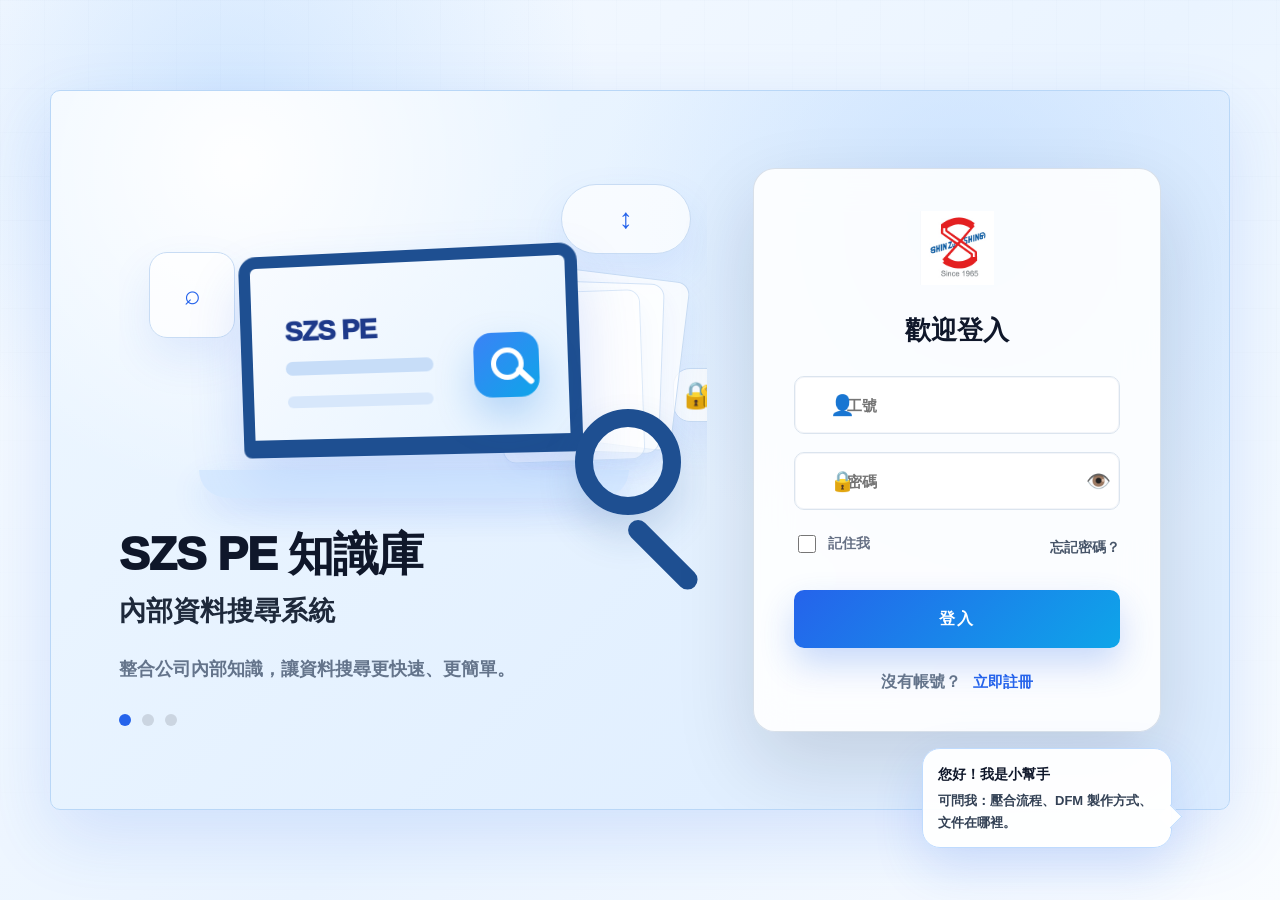
<file: index.html>
<!-- SZS_POLISH_DATABASE_OVERVIEW_SUMMARY_ACTIONS_20260521 -->
<!-- SZS_FIX_DATABASE_ACTION_INLINE_VALIDATION_20260521 -->
<!-- SZS_FIX_DFM_MEDIA_RENDER_PIPELINE_20260518 -->
<!-- SZS_FIX_DFM_MEDIA_AFTER_FULL_TEXT_AND_AUTO_INJECT_20260518 -->
<!-- SZS_FIX_DFM_MEDIA_VISIBLE_AFTER_INTRO_20260518 -->
<!-- SZS_FIX_DFM_MEDIA_EMBED_FROM_UPLOAD_20260518 -->
<!-- SZS_FIX_RESTORE_DFM_MEDIA_20260518 -->
<!-- SZS_FIX_SETTINGS_ADMIN_ENTRY_20260518 -->
<!-- SZS_FEATURE_DATABASE_CATEGORY_PAGINATION_20260521 -->
<!-- SZS_POLISH_DATABASE_PAGINATION_UI_20260521 -->
<!-- SZS_FEATURE_DATABASE_OVERVIEW_PAGE_20260521 -->
<!-- SZS_REMOVE_ASSISTANT_RED_BLOCKS_20260522 -->
<!-- SZS_FIX_ASSISTANT_FULLPAGE_LAYOUT_STRUCTURE_20260522 -->
<!-- SZS_FIX_ASSISTANT_QUICK_CARD_TEXT_WRAP_AND_AUDIT_20260522 -->
<!-- SZS_FEATURE_ASSISTANT_PRODUCT_CLASSIFICATION_BUTTONS_20260522 -->
<!DOCTYPE html>
<!-- SZS_FIX_TOP_STATUS_ONLY_20260518 -->
<html lang="zh-Hant">
<head>
  <meta charset="UTF-8" />
  <meta name="viewport" content="width=device-width, initial-scale=1.0" />
  <title>SZS PE知識庫</title>
  <link rel="icon" type="image/png" href="logo.png" />
  <link rel="shortcut icon" type="image/png" href="logo.png" />
  <link rel='stylesheet' href='index_szs_bu3_test.css?v=20260602-darkfix2' />
</head>
<body class="sidebar-collapsed">
  <header>
    <button id="sidebarToggleBtn" class="sidebar-toggle" onclick="toggleSidebar(event)" aria-label="menu"><span class="ui-icon ui-icon-menu" aria-hidden="true"></span></button>
    <div class="brand" onclick="showHome()">
      <img src="logo.png" alt="SZS Logo" class="logo" onerror="this.style.display='none'; const f=this.parentElement.querySelector('.logo-fallback'); if(f){f.classList.add('show');}">
      <div>
        <div class="brand-title" data-zh="SZS PE知識庫" data-en="SZS PE Knowledge Base">SZS PE知識庫</div>
        <div class="brand-subtitle" data-zh="內部資料搜尋系統" data-en="INTERNAL DATABASE SYSTEM">內部資料搜尋系統</div>
      </div>
    </div>

    <div class="nav-actions">

      <div class="top-search">
        <span>⌕</span>
        <input id="topSearchInput" placeholder="搜尋文件、分類或標籤..." oninput="handleSearchSuggestInput('top')" onfocus="handleSearchSuggestInput('top')" onkeydown="handleTopSearch(event)" autocomplete="off" />
        <kbd>⌘ K</kbd>
        <div id="topSearchSuggestions" class="search-suggestions" role="listbox" aria-label="搜尋建議"></div>
      </div>

      <div class="top-presence-control" id="topPresenceControl" aria-label="presence status">
        <span class="top-presence-label" data-zh="我的狀態" data-en="My Status">我的狀態</span>
        <button id="topPresenceOnlineBtn" class="status-btn online" type="button" onclick="setMyPresence('online')" data-zh="線上" data-en="Online">線上</button>
        <button id="topPresenceAwayBtn" class="status-btn away" type="button" onclick="setMyPresence('away')" data-zh="離開" data-en="Away">離開</button>
        <button id="topPresenceOfflineBtn" class="status-btn offline" type="button" onclick="setMyPresence('offline')" data-zh="離線" data-en="Offline">離線</button>
      </div>

      <span class="user-pill" id="userPill"></span>
      <button class="ghost" onclick="switchLanguage()" id="langBtn">English</button>
      <button onclick="toggleTheme()" id="themeBtn" class="icon-btn theme-icon-btn"><span class="emoji-icon" aria-hidden="true">🌙</span></button>
      <button id="notificationBtn" class="icon-btn" onclick="toggleNotifications(event)" title="通知"><span class="emoji-icon" aria-hidden="true">🔔</span><span id="notificationDot"></span></button>
      <div class="profile-wrap" id="profileWrap">
        <button id="profileBtn" class="profile-btn" onclick="toggleProfileMenu(event)">
          <span class="profile-avatar" id="profileAvatar">U</span>
          <span class="profile-name" id="profileName">User</span>
          <span class="profile-role" id="profileRole">User</span>
          <span>⌄</span>
        </button>
        <div class="profile-menu" id="profileMenu">
          <div class="profile-menu-head">
            <span class="profile-avatar large" id="profileAvatarLarge">U</span>
            <div>
              <strong id="profileMenuName">User</strong>
              <p id="profileMenuMeta">User · 離線</p>
            </div>
          </div>
          <button onclick="switchLanguage(); closeProfileMenu();" data-zh="語言 / Language" data-en="Language / 語言">語言 / Language</button>
          <button onclick="openSystemInfoDialog(); closeProfileMenu();" data-zh="系統資訊" data-en="System Info">系統資訊</button>
          <button onclick="openProfileSettingsDialog(); closeProfileMenu();" data-zh="我的設定" data-en="My Settings">我的設定</button>
          <button onclick="openMyMessagesDialog(); closeProfileMenu();" data-zh="我的訊息" data-en="My Messages">我的訊息</button>
          <button onclick="openFeedbackDialog(); closeProfileMenu();" data-zh="意見回饋" data-en="Feedback">意見回饋</button>
          <button class="danger-text" onclick="closeProfileMenu(); logout();" data-zh="登出" data-en="Logout">登出</button>
        </div>
      </div>
      <button id="loginBtn" onclick="openAuthModal('login')" data-zh="登入" data-en="Login">登入</button>
      <button id="registerBtn" class="primary" onclick="openAuthModal('register')" data-zh="註冊" data-en="Sign Up">註冊</button>
      <button id="logoutBtn" style="display:none;" onclick="logout()" data-zh="登出" data-en="Logout">登出</button>
      <!-- 後台管理已移至系統設定頁 -->
    </div>
  </header>
  <div class="notification-panel" id="notificationPanel">
    <div class="notification-head">
      <strong data-zh="通知中心" data-en="Notifications">通知中心</strong>
      <button onclick="toggleNotifications(event)">×</button>
    </div>
    <div id="notificationList"></div>
  </div>

  <aside class="app-sidebar" aria-label="main navigation">
    <div class="side-section side-section-primary">
      <div class="side-section-title" data-zh="主要功能" data-en="Main">主要功能</div>
      <button class="side-item active" onclick="showHome()" data-side="home" title="首頁">
        <span class="side-icon"><span class="ui-icon ui-icon-home" aria-hidden="true"></span></span><span class="side-label" data-zh="首頁" data-en="Home">首頁</span>
      </button>
      <button class="side-item" onclick="openDatabaseOverviewPage()" data-side="databases" title="資料庫分類">
        <span class="side-icon"><span class="emoji-icon" aria-hidden="true">📁</span></span><span class="side-label" data-zh="資料庫分類" data-en="Databases">資料庫分類</span><span class="side-badge" id="sideDatabaseCount">6</span>
      </button>
      <button class="side-item" onclick="openCalendarPage()" data-side="calendar" title="行事曆">
        <span class="side-icon"><span class="emoji-icon" aria-hidden="true">🗓️</span></span><span class="side-label" data-zh="行事曆" data-en="Calendar">行事曆</span><span class="side-badge" id="sideCalendarCount">0</span>
      </button>
      <button class="side-item" onclick="openAssistantPage()" data-side="assistant" title="小幫手">
        <span class="side-icon"><span class="emoji-icon" aria-hidden="true">🤖</span></span><span class="side-label" data-zh="小幫手" data-en="Assistant">小幫手</span><span class="side-badge side-badge-new">NEW</span>
      </button>
    </div>

    <div class="side-section side-section-admin" id="sideAdminSection">
      <div class="side-section-title" data-zh="管理功能" data-en="Admin">管理功能</div>
      <button class="side-item" id="sideAdminButton" onclick="openAdmin()" data-side="admin" title="後台管理">
        <span class="side-icon"><span class="emoji-icon" aria-hidden="true">📊</span></span><span class="side-label" data-zh="後台管理" data-en="Admin Panel">後台管理</span>
      </button>
    </div>

    <div class="side-section side-section-system">
      <div class="side-section-title" data-zh="系統" data-en="System">系統</div>
      <button class="side-item" onclick="openMembersSection()" data-side="members" title="線上成員">
        <span class="side-icon"><span class="emoji-icon" aria-hidden="true">👥</span></span><span class="side-label" data-zh="成員狀態" data-en="Member Status">成員狀態</span><span class="side-badge" id="sideMemberCount">13</span>
      </button>
      <button class="side-item" onclick="openSystemSettings()" data-side="settings" title="系統設定">
        <span class="side-icon"><span class="emoji-icon" aria-hidden="true">⚙️</span></span><span class="side-label" data-zh="系統設定" data-en="Settings">系統設定</span>
      </button>
    </div>

    <div class="side-card compact-side-card">
      <div class="side-card-art"><span class="emoji-icon" aria-hidden="true">🔒</span></div>
      <strong data-zh="安全・可靠・共享" data-en="Secure · Reliable · Shared">安全・可靠・共享</strong>
      <p data-zh="建立標準化文件，讓知識成為團隊的力量。" data-en="Standardize files and turn knowledge into team power.">建立標準化文件，讓知識成為團隊的力量。</p>
      <button onclick="openDatabaseSection()" data-zh="查看資料庫 ↗" data-en="View Databases ↗">查看資料庫 ↗</button>
    </div>
  </aside>


  <div class="warning-banner" data-zh="原型提醒：此版本資料只會暫存在目前瀏覽器 localStorage，請勿放入公司機密、真實帳密、客戶資料或正式文件。"
       data-en="Prototype reminder: Data is stored only in this browser localStorage. Do not enter confidential data or real passwords. ">
    原型提醒：此版本資料只會暫存在目前瀏覽器 localStorage，請勿放入公司機密、真實帳密、客戶資料或正式文件。
  </div>


  <main id="loginLandingPage" class="page login-landing-page active">
    <section class="template-b-shell">
      <div class="template-b-panel">
        <div class="template-b-visual" aria-label="SZS PE Knowledge Base Login Illustration">
          <div class="kb-art">
            <div class="kb-float search">⌕</div>
            <div class="kb-float cloud">↕</div>
            <div class="kb-float lock"><span class="emoji-icon" aria-hidden="true">🔐</span></div>
            <div class="kb-doc-stack"><span></span><span></span><span></span></div>
            <div class="kb-art-laptop"><div class="kb-search-icon"></div></div>
            <div class="kb-art-base"></div>
            <div class="kb-magnifier"></div>
          </div>
          <div class="template-b-copy">
            <h1 data-zh="SZS PE 知識庫" data-en="SZS PE Knowledge Base">SZS PE 知識庫</h1>
            <h2 data-zh="內部資料搜尋系統" data-en="Internal Data Search System">內部資料搜尋系統</h2>
            <p data-zh="整合公司內部知識，讓資料搜尋更快速、更簡單。" data-en="Integrate internal knowledge and make data search faster and easier.">整合公司內部知識，<br>讓資料搜尋更快速、更簡單。</p>
            <div class="template-b-dots" aria-hidden="true"><span></span><span></span><span></span></div>
          </div>
        </div>

        <div class="template-b-card">
          <div class="template-b-logo">
            <img src="logo.png" alt="SZS Logo" onerror="this.style.display='none';">
          </div>
          <h2 data-zh="歡迎登入" data-en="Welcome Back">歡迎登入</h2>
          <div class="template-b-error" id="landingLoginError"></div>
          <div class="template-b-field">
            <span><span class="emoji-icon" aria-hidden="true">👤</span></span>
            <input id="landingLoginId" autocomplete="username" placeholder="工號" onkeydown="handleLandingLoginEnter(event)" />
          </div>
          <div class="template-b-field template-b-password">
            <span><span class="emoji-icon" aria-hidden="true">🔒</span></span>
            <input id="landingLoginPassword" type="password" autocomplete="current-password" placeholder="密碼" onkeydown="handleLandingLoginEnter(event)" />
            <button type="button" class="template-b-eye" onclick="toggleLandingPassword()" aria-label="show password"><span class="emoji-icon" aria-hidden="true">👁</span></button>
          </div>
          <div class="template-b-row">
            <label class="template-b-check"><input type="checkbox" id="landingRememberMe"> <span data-zh="記住我" data-en="Remember me">記住我</span></label>
            <button type="button" class="template-b-link" onclick="forgotFromLanding()" data-zh="忘記密碼？" data-en="Forgot Password?">忘記密碼？</button>
          </div>
          <button class="template-b-submit" onclick="loginFromLanding()" data-zh="登入" data-en="Login">登入</button>
          <div class="template-b-register">
            <span data-zh="沒有帳號？" data-en="No account?">沒有帳號？</span>
            <button type="button" onclick="openAuthModal('register')" data-zh="立即註冊" data-en="Sign Up">立即註冊</button>
          </div>
        </div>
      </div>
    </section>
  </main>

  <main id="homePage" class="page">
    <section class="hero">
      <div class="hero-label">SZS · PE KNOWLEDGE SYSTEM</div>
      <h1 data-zh="SZS PE知識庫" data-en="SZS PE Knowledge Base">SZS PE知識庫</h1>
      <p data-zh="請選擇資料庫分類進行查詢，或使用上方搜尋快速找到你需要的文件。此版本為非機密原型展示，所有資料皆為測試資料。"
         data-en="Select a database category or use the top search to quickly find the documents you need. This is a non-confidential prototype using sample data only.">
        請選擇資料庫分類進行查詢，或使用上方搜尋快速找到你需要的文件。此版本為非機密原型展示，所有資料皆為測試資料。
      </p>
    </section>

    <section class="dashboard-overview" aria-label="dashboard overview">
      <div class="dash-stat clickable" onclick="openDatabaseOverviewPage()">
        <div class="dash-icon blue"><span class="emoji-icon" aria-hidden="true">📁</span></div>
        <div>
          <div class="dash-label" data-zh="資料庫分類" data-en="Database Categories">資料庫分類</div>
          <div class="dash-value"><span id="overviewDatabaseCount">0</span><small data-zh=" 個" data-en=" categories"> 個</small></div>
          <div class="dash-link" data-zh="前往分類總覽 →" data-en="Open Categories →">前往分類總覽 →</div>
        </div>
      </div>
      <div class="dash-stat clickable" onclick="showAllDocumentsFromHome()">
        <div class="dash-icon cyan"><span class="emoji-icon" aria-hidden="true">📄</span></div>
        <div>
          <div class="dash-label" data-zh="總文件數" data-en="Total Documents">總文件數</div>
          <div class="dash-value"><span id="overviewDocumentCount">0</span><small data-zh=" 份" data-en=" docs"> 份</small></div>
          <div class="dash-link" data-zh="查看全部文件 →" data-en="View Documents →">查看全部文件 →</div>
        </div>
      </div>
      <div class="dash-stat clickable" onclick="openMembersSection()">
        <div class="dash-icon purple"><span class="emoji-icon" aria-hidden="true">👥</span></div>
        <div>
          <div class="dash-label" data-zh="總人數" data-en="Total Members">總人數</div>
          <div class="dash-value"><span id="overviewUserRole">0</span><small data-zh=" 人" data-en=" members"> 人</small></div>
          <div class="dash-link" data-zh="查看成員狀態 →" data-en="View Members →">查看成員狀態 →</div>
        </div>
      </div>
      <div class="dash-stat clickable" onclick="openAdminTab('logs');">
        <div class="dash-icon green"><span class="ui-icon ui-icon-check" aria-hidden="true"></span></div>
        <div>
          <div class="dash-label" data-zh="系統狀態" data-en="System Status">系統狀態</div>
          <div class="dash-value"><span data-zh="正常" data-en="OK">正常</span></div>
          <div class="dash-link" data-zh="查看操作紀錄 →" data-en="View Logs →">查看操作紀錄 →</div>
        </div>
      </div>
      <div class="dash-stat clickable" onclick="scrollToHomeCalendar()">
        <div class="dash-icon amber"><span class="emoji-icon" aria-hidden="true">🗓️</span></div>
        <div>
          <div class="dash-label" data-zh="行事曆" data-en="Calendar">行事曆</div>
          <div class="dash-value"><span id="overviewCalendarCount">0</span><small data-zh=" 件" data-en=" items"> 件</small></div>
          <div class="dash-link" data-zh="查看本月事項 →" data-en="View Month →">查看本月事項 →</div>
        </div>
      </div>
    </section>

    <section class="home-empty-data-callout" id="homeEmptyDataCallout" style="display:none;">
      <div class="home-empty-illustration"><span class="emoji-icon" aria-hidden="true">📂</span></div>
      <div>
        <strong data-zh="目前尚未建立資料" data-en="No data has been created yet">目前尚未建立資料</strong>
        <p data-zh="請至後台管理新增資料庫分類與文件，開始建立您的知識庫。" data-en="Go to Admin Panel to add database categories and documents to start building the knowledge base.">請至後台管理新增資料庫分類與文件，開始建立您的知識庫。</p>
      </div>
      <button class="primary" onclick="openAdminTab('databases');" data-zh="前往後台管理" data-en="Open Admin Panel">前往後台管理</button>
    </section>

    <div class="home-main-layout">
      <div class="home-main-column">

        <section class="home-productivity-panels" id="homeSmartDashboard" aria-label="home smart dashboard">
          <div class="home-panel recent-doc-panel">
            <div class="home-panel-head">
              <div class="home-panel-title"><span class="num-dot">1</span><span data-zh="最近更新文件" data-en="Recently Updated Files">最近更新文件</span></div>
              <button class="home-panel-action" onclick="showAllDocumentsFromHome()" data-zh="查看全部" data-en="View All">查看全部</button>
            </div>
            <div class="recent-doc-list" id="homeRecentDocuments"></div>
          </div>

          <div class="home-panel favorite-db-panel">
            <div class="home-panel-head">
              <div class="home-panel-title"><span class="num-dot">2</span><span data-zh="常用 / 收藏" data-en="Frequent / Favorites">常用 / 收藏</span></div>
              <button class="home-panel-action" onclick="manageFavoriteDatabases()" data-zh="管理" data-en="Manage">管理</button>
            </div>
            <div class="favorite-db-list" id="homeFavoriteDatabases"></div>
          </div>

          <div class="home-panel home-calendar-panel" id="homeCalendarPanel">
            <div class="home-panel-head">
              <div class="home-panel-title"><span class="num-dot">3</span><span data-zh="行事曆" data-en="Calendar">行事曆</span></div>
              <button class="home-panel-action" onclick="openCalendarPage()" data-zh="查看全部" data-en="View All">查看全部</button>
            </div>
            <div class="home-calendar-summary-list" id="homeCalendarSummary"></div>
          </div>
        </section>

        <section id="databaseSection" class="view-cards">
      <div class="section-head">
        <div class="section-title">
          <h2 data-zh="資料庫分類" data-en="DATA STREAMS">資料庫分類</h2>
          <span class="badge" id="activeBadge">0 個分類</span>
        </div>
        <div class="section-hint database-view-actions">
          <span data-zh="你可以到後台管理自行新增資料庫分類與測試文件。" data-en="You can add database categories and sample documents in the admin panel.">你可以到後台管理自行新增資料庫分類與測試文件。</span>
          <button id="databaseViewToggle" onclick="openDatabaseOverviewPage()" data-zh="查看全部分類" data-en="View All Categories">查看全部分類</button>
        </div>
      </div>
      <div class="database-grid" id="databaseGrid"></div>
      <div class="database-pagination" id="databaseCardPagination"></div>
      <div class="database-list-panel" id="databaseListPanel" style="display:none;"><div id="databaseList"></div><div class="database-pagination" id="databaseListPagination"></div></div>
        </section>
      </div>
        <aside class="quick-members-sidebar home-quick-members">
          <div class="quick-members-head">
            <h3 data-zh="成員狀態" data-en="Member Status">成員狀態</h3>
            <span id="quickMemberCount">0</span>
          </div>
          <div class="quick-member-search">
            <input id="quickMemberSearch" placeholder="搜尋成員..." oninput="syncMemberSearch('quick')" />
          </div>
          <div class="quick-member-groups" id="quickMembersSidebar"></div>
          <div class="quick-members-footer">
            <button onclick="scrollToAllMemberGroups()" data-zh="展開更多" data-en="Expand More">展開更多</button>
          </div>
        </aside>
    </div>
  </main>

  <main id="membersPage" class="page members-page">
    <section class="database-overview-top side-page-top members-page-top" id="membersPageTop">
      <div class="database-breadcrumb">
        <span onclick="showHome()" data-zh="首頁" data-en="Home">首頁</span>
        <span>›</span>
        <span data-zh="成員狀態總覽" data-en="Member Status Overview">成員狀態總覽</span>
      </div>
      <div class="database-overview-title-row">
        <div class="database-overview-title">
          <h1 data-zh="成員狀態總覽" data-en="Member Status Overview">成員狀態總覽</h1>
          <p data-zh="查看所有成員狀態與所屬群組，快速掌握團隊可用性。" data-en="View every member status and group, and quickly understand team availability.">查看所有成員狀態與所屬群組，快速掌握團隊可用性。</p>
        </div>
        <div class="database-overview-actions">
          <button class="database-overview-back-btn" type="button" onclick="showHome()" data-zh="← 返回首頁" data-en="← Back Home">← 返回首頁</button>
        </div>
      </div>
    </section>

    <section class="online-members-panel" id="onlineMembersPanel">
      <div class="online-members-head">
        <div>
          <h2 data-zh="成員狀態總覽" data-en="Member Status Overview">成員狀態總覽</h2>
          <p data-zh="查看所有成員狀態與所屬群組，快速掌握團隊可用性；點選成員即可開啟對話框。" data-en="View every member status and group, quickly understand team availability, and click a member to open a chat dialog.">查看所有成員狀態與所屬群組，快速掌握團隊可用性；點選成員即可開啟對話框。</p>
        </div>
        <div class="my-status-control">
          <span data-zh="我的狀態" data-en="My Status">我的狀態</span>
          <button id="presenceOnlineBtn" class="status-btn online" onclick="setMyPresence('online')" data-zh="線上" data-en="Online">線上</button>
          <button id="presenceAwayBtn" class="status-btn away" onclick="setMyPresence('away')" data-zh="離開" data-en="Away">離開</button>
          <button id="presenceOfflineBtn" class="status-btn offline" onclick="setMyPresence('offline')" data-zh="離線" data-en="Offline">離線</button>
        </div>
      </div>
      <div class="member-status-dashboard" id="memberStatusDashboard"></div>
      <div class="member-status-toolbar">
        <div class="member-status-search">
          <span>⌕</span>
          <input id="memberStatusSearch" placeholder="搜尋成員姓名、工號或部門..." oninput="syncMemberSearch('memberStatus')" />
        </div>
        <div class="member-status-filters" id="memberStatusFilters"></div>
        <div class="member-status-actions" id="memberStatusActions"></div>
      </div>
      <div class="members-hybrid-grid">
        <div class="online-members-list" id="onlineMembersList"></div>
      </div>
    </section>

  </main>

  <div class="member-chat-modal" id="memberChatModal"></div>


  <main id="calendarPage" class="page calendar-page">
    <section class="detail-top calendar-page-top database-overview-top">
      <div class="database-breadcrumb">
        <span onclick="showHome()" data-zh="首頁" data-en="Home">首頁</span>
        <span>›</span>
        <span data-zh="行事曆" data-en="Calendar">行事曆</span>
      </div>
      <div class="database-overview-title-row">
        <div class="detail-title-area database-overview-title">
          <div class="detail-label">SZS · CALENDAR</div>
          <h1 data-zh="行事曆" data-en="Calendar">行事曆</h1>
          <p data-zh="集中管理會議、期限與提醒；首頁只保留近期摘要，完整月曆由左側功能列進入。"
             data-en="Manage meetings, deadlines, and reminders in one place. Home keeps only a compact upcoming summary.">
            集中管理會議、期限與提醒；首頁只保留近期摘要，完整月曆由左側功能列進入。
          </p>
        </div>
        <div class="detail-actions database-overview-actions">
          <button class="database-overview-back-btn" onclick="showHome()" data-zh="← 返回首頁" data-en="← Back Home">← 返回首頁</button>
        </div>
      </div>
    </section>

    <section class="calendar-workspace">
      <div class="home-calendar-panel calendar-full-panel" id="calendarFullPanel">
        <div class="home-panel-head">
          <div class="home-panel-title"><span class="num-dot">3</span><span data-zh="月檢視" data-en="Month View">月檢視</span></div>
          <button class="home-panel-action" onclick="focusCalendarTitle()" data-zh="新增事項" data-en="Add Item">新增事項</button>
        </div>
        <div class="home-calendar-toolbar">
          <div class="home-calendar-nav">
            <button type="button" onclick="changeHomeCalendarMonth(-1)" aria-label="Previous month">‹</button>
            <strong id="homeCalendarMonthLabel">-</strong>
            <button type="button" onclick="changeHomeCalendarMonth(1)" aria-label="Next month">›</button>
          </div>
          <button type="button" class="home-calendar-today" onclick="goHomeCalendarToday()" data-zh="今天" data-en="Today">今天</button>
        </div>
        <form class="home-calendar-form" onsubmit="addCalendarEventFromHome(event)">
          <input id="homeCalendarTitle" type="text" maxlength="80" placeholder="會議或重要事項" />
          <div class="home-calendar-fields">
            <input id="homeCalendarDate" type="date" onchange="handleHomeCalendarDateInput()" />
            <input id="homeCalendarTime" type="time" />
            <select id="homeCalendarType">
              <option value="meeting" data-zh="會議" data-en="Meeting">會議</option>
              <option value="important" data-zh="重要事項" data-en="Important">重要事項</option>
              <option value="deadline" data-zh="期限" data-en="Deadline">期限</option>
              <option value="note" data-zh="提醒" data-en="Reminder">提醒</option>
            </select>
            <button type="submit" data-zh="加入" data-en="Add">加入</button>
          </div>
        </form>
        <div class="home-calendar-split">
          <div class="home-calendar-month-wrap">
            <div class="home-calendar-grid" id="homeCalendarGrid"></div>
          </div>
          <div class="home-calendar-agenda">
            <div class="home-calendar-agenda-head">
              <div class="home-calendar-agenda-title" data-zh="當日事項" data-en="Selected Day">當日事項</div>
              <div class="home-calendar-selected-date" id="homeCalendarSelectedDate">-</div>
            </div>
            <div class="home-calendar-list" id="homeCalendarEvents"></div>
          </div>
        </div>
      </div>
    </section>
  </main>


  <main id="databaseOverviewPage" class="page">
    <section class="database-overview-top">
      <div class="database-breadcrumb">
        <span onclick="showHome()" data-zh="首頁" data-en="Home">首頁</span>
        <span>›</span>
        <span data-zh="資料庫分類總覽" data-en="Database Category Overview">資料庫分類總覽</span>
      </div>

      <div class="database-overview-title-row">
        <div class="database-overview-title">
          <h1 data-zh="資料庫分類總覽" data-en="Database Category Overview">資料庫分類總覽</h1>
          <p data-zh="可搜尋、篩選、切換檢視並查看所有資料庫分類。" data-en="Search, filter, switch view modes, and view all database categories.">可搜尋、篩選、切換檢視並查看所有資料庫分類。</p>
        </div>
        <div class="database-overview-actions">
          <button class="database-overview-manage-btn" type="button" onclick="openDatabaseActionModal('category')" title="新增 PE 文件分類，例如：設備資料庫、治具資料庫" data-zh="＋ 新增資料庫" data-en="+ Add Database">＋ 新增資料庫</button>
          <button class="database-overview-back-btn" type="button" onclick="showHome()" data-zh="← 返回首頁" data-en="← Back Home">← 返回首頁</button>
        </div>
      </div>

      <div class="database-overview-summary">
        <div class="database-overview-stat">
          <span class="database-overview-icon blue"><span class="emoji-icon" aria-hidden="true">📁</span></span>
          <div>
            <span data-zh="分類總數" data-en="Total Categories">分類總數</span>
            <strong><span id="databaseOverviewCategoryCount">0</span> <small data-zh="個分類" data-en="categories">個分類</small></strong>
          </div>
        </div>
        <div class="database-overview-stat">
          <span class="database-overview-icon cyan"><span class="emoji-icon" aria-hidden="true">📄</span></span>
          <div>
            <span data-zh="總文件數" data-en="Total Documents">總文件數</span>
            <strong><span id="databaseOverviewDocumentCount">0</span> <small data-zh="份" data-en="docs">份</small></strong>
          </div>
        </div>
        <div class="database-overview-stat">
          <span class="database-overview-icon purple"><span class="emoji-icon" aria-hidden="true">🕘</span></span>
          <div>
            <span data-zh="最近更新" data-en="Latest Update">最近更新</span>
            <strong id="databaseOverviewLatestDate">-</strong>
          </div>
        </div>
      </div>
    </section>

    <section class="database-overview-toolbar">
      <div class="database-overview-search">
        <span>⌕</span>
        <input id="databaseOverviewSearchInput" placeholder="搜尋分類名稱、說明，例如：DFM、測試、製程、SOP" oninput="handleDatabaseOverviewSearch()" />
      </div>
      <select id="databaseOverviewFilter" onchange="handleDatabaseOverviewFilter()">
        <option value="all" data-zh="所有分類" data-en="All Categories">所有分類</option>
        <option value="hasDocs" data-zh="有文件分類" data-en="Has Documents">有文件分類</option>
        <option value="empty" data-zh="無文件分類" data-en="Empty Categories">無文件分類</option>
      </select>
      <select id="databaseOverviewSort" onchange="handleDatabaseOverviewSort()">
        <option value="recent" data-zh="最新更新" data-en="Latest Update">最新更新</option>
        <option value="name" data-zh="分類名稱" data-en="Category Name">分類名稱</option>
        <option value="docs" data-zh="文件數量" data-en="Document Count">文件數量</option>
      </select>
      <div class="database-overview-view-toggle">
        <button id="databaseOverviewCardBtn" type="button" class="active" onclick="setDatabaseOverviewView('cards')" data-zh="▦ 卡片式" data-en="▦ Card View">▦ 卡片式</button>
        <button id="databaseOverviewListBtn" type="button" onclick="setDatabaseOverviewView('list')" data-zh="清單式" data-en="List View">清單式</button>
      </div>
    </section>

    <section class="database-overview-content view-cards" id="databaseOverviewContent">
      <div class="database-overview-grid" id="databaseOverviewGrid"></div>
      <div class="database-overview-list" id="databaseOverviewList"></div>
      <div class="database-pagination" id="databaseOverviewPagination"></div>
    </section>
  </main>

  <main id="detailPage" class="page">
    <section class="detail-top">
      <div class="detail-title-area">
        <div class="detail-label">DATABASE DETAIL</div>
        <h1 id="detailTitle">資料庫</h1>
        <p id="detailDescription">資料庫說明</p>
      </div>
      <div class="detail-actions">
        <button onclick="openDatabaseOverviewPage()" data-zh="← 返回分類總覽" data-en="← Back to Categories">← 返回分類總覽</button>
        <button class="primary" onclick="openDatabaseActionModal('document', selectedDatabaseId)" data-zh="＋ 新增文件" data-en="+ Add Document">＋ 新增文件</button>
        <button class="primary" onclick="openAssistant()" data-zh="詢問小幫手" data-en="Ask Assistant">詢問小幫手</button>
      </div>
    </section>

    <section class="detail-toolbar">
      <div class="search-box">
        <input id="detailSearch" placeholder="在此資料庫搜尋文件..." oninput="renderDetailDocuments()" />
      </div>
      <span class="badge" id="detailCount">0 documents</span>
    </section>

    <section class="doc-table" id="detailDocumentList"></section>
  </main>


  <main id="searchPage" class="page">
    <section class="detail-top search-result-top">
      <div class="detail-title-area">
        <div class="detail-label" data-zh="SEARCH RESULT" data-en="SEARCH RESULT">SEARCH RESULT</div>
        <h1 data-zh="搜尋結果" data-en="Search Results">搜尋結果</h1>
        <p id="searchResultSummary">請輸入關鍵字搜尋文件、分類或標籤。</p>
      </div>
      <div class="detail-actions">
        <button onclick="showHome()" data-zh="← 返回首頁" data-en="← Back Home">← 返回首頁</button>
        <button class="primary" onclick="openAssistant()" data-zh="詢問小幫手" data-en="Ask Assistant">詢問小幫手</button>
      </div>
    </section>

    <section class="detail-toolbar">
      <div class="google-search-large">
        <span>⌕</span>
        <input id="searchPageInput" placeholder="搜尋文件、分類或標籤..." oninput="handleSearchSuggestInput('page')" onfocus="handleSearchSuggestInput('page')" onkeydown="handleSearchPageEnter(event)" autocomplete="off" />
        <button onclick="runSearchFromPage()" data-zh="搜尋" data-en="Search">搜尋</button>
        <div id="searchPageSuggestions" class="search-suggestions search-suggestions-large" role="listbox" aria-label="搜尋建議"></div>
      </div>
      <span class="badge" id="searchResultCount">0 documents</span>
    </section>

    <section class="search-tabs" id="searchResultTabs">
      <button id="searchTabFiles" class="active" onclick="setSearchResultView('files')" data-zh="文件" data-en="Files">文件</button>
      <button id="searchTabCategories" onclick="setSearchResultView('categories')" data-zh="資料庫分類" data-en="Categories">資料庫分類</button>
      <button id="searchTabAll" onclick="setSearchResultView('all')" data-zh="全部" data-en="All">全部</button>
    </section>

    <section class="doc-table" id="searchResultList"></section>
  </main>




  <main id="settingsPage" class="page settings-center-page">
    <section class="detail-top settings-hero-top database-overview-top">
      <div class="database-breadcrumb">
        <span onclick="showHome()" data-zh="首頁" data-en="Home">首頁</span>
        <span>›</span>
        <span data-zh="系統設定" data-en="System Settings">系統設定</span>
      </div>
      <div class="database-overview-title-row">
        <div class="detail-title-area database-overview-title">
          <div class="detail-label">SYSTEM SETTINGS</div>
          <h1 data-zh="系統設定" data-en="System Settings">系統設定</h1>
          <p data-zh="這裡集中管理系統資訊、個人偏好、外觀模式與後台入口。" data-en="Manage system info, personal preferences, appearance, and admin entry points here.">這裡集中管理系統資訊、個人偏好、外觀模式與後台入口。</p>
        </div>
        <div class="detail-actions database-overview-actions">
          <button class="database-overview-back-btn" onclick="showHome()" data-zh="← 返回首頁" data-en="← Back Home">← 返回首頁</button>
        </div>
      </div>
    </section>

    <section class="settings-status-strip" aria-label="system settings summary">
      <div class="settings-strip-title" data-zh="目前系統狀態總覽" data-en="Current System Status">目前系統狀態總覽</div>
      <div class="settings-status-grid">
        <div class="settings-status-item">
          <div class="settings-status-icon blue"><span class="emoji-icon" aria-hidden="true">👤</span></div>
          <div><span data-zh="目前登入" data-en="Signed in as">目前登入</span><strong id="settingsUserName">SZS Owner</strong><small id="settingsUserRole">Owner</small></div>
        </div>
        <div class="settings-status-item">
          <div class="settings-status-icon green"><span class="ui-icon ui-icon-check" aria-hidden="true"></span></div>
          <div><span data-zh="系統狀態" data-en="System Status">系統狀態</span><strong data-zh="正常" data-en="Normal">正常</strong><small data-zh="系統運作一切正常" data-en="System is running normally">系統運作一切正常</small></div>
        </div>
        <div class="settings-status-item">
          <div class="settings-status-icon amber"><span class="emoji-icon" aria-hidden="true">🗂️</span></div>
          <div><span data-zh="資料庫分類" data-en="Database Categories">資料庫分類</span><strong id="settingsDbCount">0 個</strong><small id="settingsDbMeta">啟用中 0 個分類</small></div>
        </div>
        <div class="settings-status-item">
          <div class="settings-status-icon cyan"><span class="emoji-icon" aria-hidden="true">📄</span></div>
          <div><span data-zh="文件數" data-en="Documents">文件數</span><strong id="settingsDocCount">0 份</strong><small id="settingsDocMeta">本週新增 0 份</small></div>
        </div>
        <div class="settings-status-item">
          <div class="settings-status-icon purple"><span class="emoji-icon" aria-hidden="true">🕘</span></div>
          <div><span data-zh="最後更新" data-en="Last Updated">最後更新</span><strong id="settingsLastUpdate">—</strong><small data-zh="系統資料時間" data-en="System data time">系統資料時間</small></div>
        </div>
      </div>
    </section>

    <section class="settings-center-grid">
      <article class="settings-feature-card admin-card" id="settingsAdminCard">
        <div class="settings-card-head">
          <div class="settings-feature-icon blue"><span class="emoji-icon" aria-hidden="true">📊</span></div>
          <div>
            <h3 data-zh="後台管理" data-en="Admin Panel">後台管理</h3>
            <p data-zh="管理資料庫分類、文件、會員權限與操作紀錄。" data-en="Manage categories, documents, permissions, and activity logs.">管理資料庫分類、文件、會員權限與操作紀錄。</p>
          </div>
          <button class="settings-card-arrow" id="settingsAdminArrow" onclick="openAdmin()" title="Open">›</button>
        </div>
        <div class="settings-permission-box">
          <div><b>Owner</b><span data-zh="可管理所有資料與會員權限" data-en="Can manage all data and member permissions">可管理所有資料與會員權限</span></div>
          <div><b>Manager</b><span data-zh="可管理資料與文件" data-en="Can manage databases and files">可管理資料與文件</span></div>
          <div><b>User</b><span data-zh="僅可查詢與使用小幫手" data-en="Can search and use assistant only">僅可查詢與使用小幫手</span></div>
        </div>
        <div class="settings-permission-hint" id="settingsPermissionHint"></div>
        <div class="settings-card-bottom">
          <span data-zh="目前權限：" data-en="Current role:">目前權限：</span><b id="settingsCurrentRole">Owner</b>
          <button class="primary" id="settingsAdminOpenButton" onclick="openAdmin()" data-zh="進入後台管理 →" data-en="Open Admin Panel →">進入後台管理 →</button>
        </div>
      </article>

      <article class="settings-feature-card info-card">
        <div class="settings-card-head">
          <div class="settings-feature-icon purple"><span class="emoji-icon" aria-hidden="true">🌐</span></div>
          <div>
            <h3 data-zh="系統資訊" data-en="System Info">系統資訊</h3>
            <p data-zh="查看目前原型狀態、資料庫分類數與文件數。" data-en="View current prototype status, category count, and file count.">查看目前原型狀態、資料庫分類數與文件數。</p>
          </div>
          <button class="settings-card-arrow" onclick="showSystemInfo()" title="Open">›</button>
        </div>
        <div class="settings-info-table">
          <div><span data-zh="系統版本" data-en="Version">系統版本</span><strong>Prototype v1.0.0</strong></div>
          <div><span data-zh="資料模式" data-en="Data Mode">資料模式</span><strong>Sample Data Only</strong></div>
          <div><span data-zh="部署方式" data-en="Deployment">部署方式</span><strong>GitHub Pages Demo</strong></div>
          <div><span data-zh="最後更新" data-en="Last Updated">最後更新</span><strong id="settingsInfoUpdated">—</strong></div>
        </div>
        <button onclick="showSystemInfo()" data-zh="查看系統資訊 →" data-en="View System Info →">查看系統資訊 →</button>
      </article>

      <article class="settings-feature-card personal-card">
        <div class="settings-card-head">
          <div class="settings-feature-icon green"><span class="emoji-icon" aria-hidden="true">👤</span></div>
          <div>
            <h3 data-zh="我的設定" data-en="My Settings">我的設定</h3>
            <p data-zh="個人設定目前為原型展示項目，正式版可擴充語言、通知與偏好設定。" data-en="Personal settings are prototype items and can later include language, notifications, and preferences.">個人設定目前為原型展示項目，正式版可擴充語言、通知與偏好設定。</p>
          </div>
          <button class="settings-card-arrow" onclick="openProfileSettingsDialog()" title="Open">›</button>
        </div>
        <div class="settings-preference-list">
          <div><span><span class="emoji-icon" aria-hidden="true">🌐</span><span data-zh="語言" data-en="Language">語言</span></span><strong id="settingsLanguageValue">繁體中文</strong></div>
          <div><span><span class="emoji-icon" aria-hidden="true">🔔</span><span data-zh="通知" data-en="Notifications">通知</span></span><strong data-zh="開啟" data-en="On">開啟</strong></div>
          <div><span>AI <span data-zh="小幫手提示" data-en="Assistant Tips">小幫手提示</span></span><strong data-zh="開啟" data-en="On">開啟</strong></div>
          <div><span><span class="ui-icon ui-icon-home" aria-hidden="true"></span> <span data-zh="預設首頁" data-en="Default Page">預設首頁</span></span><strong id="settingsDefaultPageValue">首頁</strong></div>
        </div>
        <button onclick="openProfileSettingsDialog()" data-zh="查看我的設定 →" data-en="View My Settings →">查看我的設定 →</button>
      </article>

      <article class="settings-feature-card appearance-card">
        <div class="settings-card-head">
          <div class="settings-feature-icon orange"><span class="ui-icon ui-icon-view" aria-hidden="true"></span></div>
          <div>
            <h3 data-zh="外觀模式" data-en="Appearance">外觀模式</h3>
            <p data-zh="選擇適合目前工作環境的顯示模式，降低長時間閱讀的視覺負擔。" data-en="Choose the appearance mode that fits your working environment and reduces eye strain.">選擇適合目前工作環境的顯示模式，降低長時間閱讀的視覺負擔。</p>
          </div>
          <button class="settings-card-arrow open" onclick="toggleSettingsThemeCard(event)" title="Collapse" aria-expanded="true" aria-label="Toggle appearance options">›</button>
        </div>
        <div class="settings-theme-options" role="radiogroup" aria-label="appearance mode">
          <button id="settingsThemeLight" type="button" onclick="selectSettingsTheme('light')"><span></span><b data-zh="淺色模式" data-en="Light Mode">淺色模式</b><small data-zh="使用亮色主題，適合一般環境" data-en="Use a light theme for general use">使用亮色主題，適合一般環境</small></button>
          <button id="settingsThemeDark" type="button" onclick="selectSettingsTheme('dark')"><span></span><b data-zh="深色模式" data-en="Dark Mode">深色模式</b><small data-zh="使用深色主題，降低長時間使用的視覺疲勞" data-en="Use a dark theme to reduce eye strain">使用深色主題，降低長時間使用的視覺疲勞</small></button>
          <button id="settingsThemeSystem" type="button" onclick="selectSettingsTheme('system')"><span></span><b data-zh="跟隨系統" data-en="Follow System">跟隨系統</b><small data-zh="依照裝置系統設定自動切換主題" data-en="Follow the device appearance setting">依照裝置系統設定自動切換主題</small></button>
        </div>
        <button class="settings-save-btn" onclick="showToast(t('外觀設定已儲存。','Appearance settings saved.'))" data-zh="儲存設定" data-en="Save Settings">儲存設定</button>
      </article>
    </section>
  </main>


  <main id="adminPage" class="page">
    <section class="detail-top database-overview-top admin-page-top">
      <div class="database-breadcrumb">
        <span onclick="showHome()" data-zh="首頁" data-en="Home">首頁</span>
        <span>›</span>
        <span data-zh="後台管理" data-en="Admin Panel">後台管理</span>
      </div>
      <div class="database-overview-title-row">
        <div class="detail-title-area database-overview-title">
          <div class="detail-label">ADMIN PROTOTYPE</div>
          <h1 data-zh="後台管理" data-en="Admin Panel">後台管理</h1>
          <p data-zh="這裡是部門資料維護中心。總覽首頁僅供查看，真正的新增、修改與刪除請進入對應管理頁面操作。"
             data-en="This is the department data maintenance center. The overview page is view-only, and actual add/edit/delete actions should be done inside the corresponding management page.">
            這裡是部門資料維護中心。總覽首頁僅供查看，真正的新增、修改與刪除請進入對應管理頁面操作。
          </p>
          <div class="role-guide">
            <div class="role-card">
              <strong>Owner</strong>
              <span data-zh="部門維護權限：可管理資料、會員權限與操作紀錄。" data-en="Department maintenance permission: manage data, member permissions, and activity logs.">部門維護權限：可管理資料、會員權限與操作紀錄。</span>
            </div>
            <div class="role-card">
              <strong>Manager</strong>
              <span data-zh="資料維護權限：可新增、修改、刪除資料庫與文件。" data-en="Data maintenance permission: add, edit, and delete databases and documents.">資料維護權限：可新增、修改、刪除資料庫與文件。</span>
            </div>
            <div class="role-card">
              <strong>User</strong>
              <span data-zh="使用權限：可登入、查詢資料與使用小幫手。" data-en="Usage permission: log in, search data, and use the assistant.">使用權限：可登入、查詢資料與使用小幫手。</span>
            </div>
          </div>
        </div>
        <div class="detail-actions database-overview-actions">
          <button class="database-overview-back-btn" onclick="showHome()" data-zh="← 返回首頁" data-en="← Back Home">← 返回首頁</button>
        </div>
      </div>
    </section>

    <div class="admin-tabs">
      <button id="adminOverviewTab" class="admin-tab-button active" onclick="switchAdminTab('overview')"><span class="emoji-icon" aria-hidden="true">📊</span><span data-zh="總覽首頁" data-en="Overview">總覽首頁</span></button>
      <button id="adminDocTab" class="admin-tab-button" onclick="switchAdminTab('documents')"><span class="emoji-icon" aria-hidden="true">📄</span><span data-zh="文件管理" data-en="Document Manager">文件管理</span></button>
      <button id="adminDbTab" class="admin-tab-button" onclick="switchAdminTab('databases')"><span class="emoji-icon" aria-hidden="true">🗂</span><span data-zh="資料庫分類管理" data-en="Database Manager">資料庫分類管理</span></button>
      <button id="adminUserTab" class="admin-tab-button" onclick="switchAdminTab('users')"><span class="emoji-icon" aria-hidden="true">👥</span><span data-zh="會員權限管理" data-en="Member Permissions">會員權限管理</span></button>
      <button id="adminLogTab" class="admin-tab-button" onclick="switchAdminTab('logs')"><span class="emoji-icon" aria-hidden="true">🕘</span><span data-zh="操作紀錄" data-en="Activity Logs">操作紀錄</span></button>
    </div>

    <section id="adminOverviewSection" class="admin-section active">
      <div id="adminOverviewContent"></div>
    </section>

    <section id="adminDocumentsSection" class="admin-section">
      <div class="document-admin-layout">
        <div class="admin-box document-form-card">
          <div class="document-card-head">
            <div>
              <h2 id="documentFormTitle" data-zh="新增文件" data-en="Add Document">新增文件</h2>
              <p id="documentFormHint" data-zh="依照步驟填寫文件基本資料、搜尋資訊與管理設定。" data-en="Fill in basic information, search metadata, and management settings step by step.">依照步驟填寫文件基本資料、搜尋資訊與管理設定。</p>
            </div>
            <span id="documentModeBadge" class="doc-mode-badge" data-zh="新增模式" data-en="Add Mode">新增模式</span>
          </div>
          <input id="editingDocumentId" type="hidden" />
          <div class="form-grid">
            <div class="form-section">
              <div class="form-section-title"><span class="form-step">1</span><span data-zh="基本資料" data-en="Basic Information">基本資料</span></div>
              <div>
                <label data-zh="所屬資料庫" data-en="Database">所屬資料庫</label>
                <div style="display:grid;grid-template-columns:1fr auto;gap:10px;align-items:center;">
                  <select id="adminDatabase"></select>
                  <button type="button" onclick="quickEditSelectedDatabase()" data-zh="修改目前資料庫" data-en="Edit Current Database">修改目前資料庫</button>
                </div>
              </div>
              <div class="two-col">
                <div>
                  <label data-zh="中文文件名稱" data-en="Chinese Title">中文文件名稱</label>
                  <input id="adminTitleZh" placeholder="例如：測試規格書" />
                </div>
                <div>
                  <label data-zh="英文文件名稱" data-en="English Title">英文文件名稱</label>
                  <input id="adminTitleEn" placeholder="Example: Test Specification" />
                </div>
              </div>
              <div>
                <label data-zh="文件類型" data-en="File Type">文件類型</label>
                <select id="adminType">
                  <optgroup label="文件 / Documents">
                    <option value="PDF">PDF</option>
                    <option value="DOCX">DOCX</option>
                    <option value="TXT">TXT</option>
                  </optgroup>
                  <optgroup label="表格 / Spreadsheets">
                    <option value="XLSX">XLSX / Excel</option>
                    <option value="XLS">XLS / Excel</option>
                    <option value="CSV">CSV</option>
                  </optgroup>
                  <optgroup label="簡報 / Slides">
                    <option value="PPTX">PPTX</option>
                  </optgroup>
                  <optgroup label="CAD / ProE">
                    <option value="ASM">ASM / Pro/E</option>
                    <option value="PRT">PRT / Pro/E</option>
                    <option value="DRW">DRW / Pro/E</option>
                    <option value="STEP">STEP</option>
                    <option value="STP">STP</option>
                    <option value="IGES">IGES</option>
                    <option value="IGS">IGS</option>
                  </optgroup>
                  <optgroup label="壓縮檔 / Archives">
                    <option value="ZIP">ZIP</option>
                    <option value="RAR">RAR</option>
                    <option value="7Z">7Z</option>
                  </optgroup>
                </select>
              </div>
            </div>

            <div class="form-section">
              <div class="form-section-title"><span class="form-step">2</span><span data-zh="搜尋資訊" data-en="Search Metadata">搜尋資訊</span></div>
              <div class="two-col">
                <div>
                  <label data-zh="關鍵字" data-en="Keywords">關鍵字</label>
                  <input id="adminKeywords" placeholder="例如：規格 測試 PE" />
                </div>
                <div>
                  <label data-zh="標籤" data-en="Tags">標籤</label>
                  <input id="adminTags" placeholder="例如：SOP, 規格書, 測試報告" />
                </div>
              </div>
              <div>
                <label data-zh="中文說明" data-en="Chinese Description">中文說明</label>
                <textarea id="adminDescZh" placeholder="請輸入文件中文說明"></textarea>
              </div>
              <div>
                <label data-zh="英文說明" data-en="English Description">英文說明</label>
                <textarea id="adminDescEn" placeholder="Enter document description"></textarea>
              </div>
            </div>

            <div class="form-section">
              <div class="form-section-title"><span class="form-step">3</span><span data-zh="管理設定" data-en="Management Settings">管理設定</span></div>
              <div class="two-col">
                <label class="check-row"><input id="adminShowRecent" type="checkbox" checked /> <span data-zh="顯示於首頁最近更新" data-en="Show in recent updates">顯示於首頁最近更新</span></label>
                <label class="check-row"><input id="adminFavorite" type="checkbox" /> <span data-zh="加入常用 / 收藏" data-en="Add to favorites">加入常用 / 收藏</span></label>
              </div>
              <div>
                <label data-zh="更新日期" data-en="Updated Date">更新日期</label>
                <input id="adminUpdatedAt" type="date" />
              </div>
            </div>

            <div class="document-form-actions">
              <button id="documentSaveButton" type="button" class="primary" onclick="addAdminDocument()" data-zh="儲存新增" data-en="Save New">儲存新增</button>
              <button id="documentCancelButton" style="display:none;" onclick="cancelDocumentEdit()" data-zh="取消修改" data-en="Cancel Edit">取消修改</button>
              <button type="button" onclick="resetDocumentForm()" data-zh="清空" data-en="Clear">清空</button>
            </div>
          </div>
        </div>

        <div class="admin-box document-list-card">
          <div class="document-card-head">
            <div>
              <h2 data-zh="文件清單" data-en="Document List">文件清單</h2>
              <p data-zh="可搜尋、篩選、修改、隱藏或刪除文件。" data-en="Search, filter, edit, hide, or delete documents.">可搜尋、篩選、修改、隱藏或刪除文件。</p>
            </div>
            <button type="button" class="primary" onclick="cancelDocumentEdit(); document.querySelector('.document-form-card')?.scrollIntoView({ behavior: 'smooth', block: 'start' }); setTimeout(() => document.getElementById('adminTitleZh')?.focus(), 180);" data-zh="＋ 新增文件" data-en="＋ Add Document">＋ 新增文件</button>
          </div>
          <div class="document-toolbar">
            <input id="adminDocumentSearch" placeholder="搜尋文件名稱、關鍵字、標籤..." oninput="renderAdminDocuments()" />
            <select id="adminDocumentDbFilter" onchange="renderAdminDocuments()"></select>
            <select id="adminDocumentTypeFilter" onchange="renderAdminDocuments()">
              <option value="all" data-zh="所有類型" data-en="All Types">所有類型</option>
              <option value="PDF">PDF</option>
              <option value="DOCX">DOCX</option>
              <option value="XLSX">XLSX / Excel</option>
              <option value="XLS">XLS / Excel</option>
              <option value="CSV">CSV</option>
              <option value="PPTX">PPTX</option>
              <option value="TXT">TXT</option>
              <option value="ASM">ASM / Pro/E</option>
              <option value="PRT">PRT / Pro/E</option>
              <option value="DRW">DRW / Pro/E</option>
              <option value="STEP">STEP</option>
              <option value="STP">STP</option>
              <option value="IGES">IGES</option>
              <option value="IGS">IGS</option>
              <option value="ZIP">ZIP</option>
              <option value="RAR">RAR</option>
              <option value="7Z">7Z</option>
            </select>
            <select id="adminDocumentSort" onchange="renderAdminDocuments()">
              <option value="newest" data-zh="更新日期（新到舊）" data-en="Date Newest">更新日期（新到舊）</option>
              <option value="oldest" data-zh="更新日期（舊到新）" data-en="Date Oldest">更新日期（舊到新）</option>
              <option value="name" data-zh="文件名稱" data-en="Title">文件名稱</option>
            </select>
            <button onclick="clearAdminDocumentFilters()" data-zh="清除" data-en="Clear">清除</button>
          </div>
          <div id="adminDocumentList"></div>
        </div>
      </div>
    </section>

    <section id="adminDatabasesSection" class="admin-section">
      <div class="database-admin-layout">
        <div class="admin-box database-form-card">
          <div class="document-card-head">
            <div>
              <h2 id="dbFormTitle" data-zh="新增資料庫分類" data-en="Add Database Category">新增資料庫分類</h2>
              <p id="dbFormHint" data-zh="依照步驟填寫分類基本資料、說明與管理設定。" data-en="Fill in category basics, descriptions, and management settings step by step.">依照步驟填寫分類基本資料、說明與管理設定。</p>
            </div>
            <span id="dbModeBadge" class="doc-mode-badge" data-zh="新增模式" data-en="Add Mode">新增模式</span>
          </div>
          <input id="editingDatabaseId" type="hidden" />
          <div class="form-grid">
            <div class="form-section">
              <div class="form-section-title"><span class="form-step">1</span><span data-zh="基本資料" data-en="Basic Info">基本資料</span></div>
              <div class="two-col">
                <div>
                  <label data-zh="中文名稱" data-en="Chinese Name">中文名稱</label>
                  <input id="dbTitleZh" placeholder="例如：設備資料庫" oninput="clearAdminDatabaseValidation()" />
                  <div class="error-message" id="dbTitleZhError"></div>
                </div>
                <div>
                  <label data-zh="英文名稱" data-en="English Name">英文名稱</label>
                  <input id="dbTitleEn" placeholder="Example: Equipment Database" oninput="clearAdminDatabaseValidation()" />
                  <div class="error-message" id="dbTitleEnError"></div>
                </div>
              </div>
            </div>

            <div class="form-section">
              <div class="form-section-title"><span class="form-step">2</span><span data-zh="分類說明" data-en="Category Description">分類說明</span></div>
              <div>
                <label data-zh="中文說明" data-en="Chinese Description">中文說明</label>
                <textarea id="dbDescZh" placeholder="請輸入資料庫分類說明"></textarea>
              </div>
              <div>
                <label data-zh="英文說明" data-en="English Description">英文說明</label>
                <textarea id="dbDescEn" placeholder="Enter category description"></textarea>
              </div>
            </div>

            <div class="form-section">
              <div class="form-section-title"><span class="form-step">3</span><span data-zh="管理設定" data-en="Management Settings">管理設定</span></div>
              <div class="two-col">
                <label class="check-row"><input id="dbShowHome" type="checkbox" checked disabled /> <span data-zh="顯示於首頁分類" data-en="Show on home page">顯示於首頁分類</span></label>
              </div>
              <div class="auth-note" data-zh="分類編號會由系統自動產生；刪除分類前，請先確認分類內沒有文件。" data-en="Category ID is generated automatically. Before deleting a category, make sure it contains no documents.">分類編號會由系統自動產生；刪除分類前，請先確認分類內沒有文件。</div>
            </div>

            <div class="document-form-actions">
              <button id="dbSaveButton" type="button" class="primary" onclick="addDatabaseCategory()" data-zh="儲存新增" data-en="Save Category">儲存新增</button>
              <button id="dbCancelButton" style="display:none;" onclick="cancelDatabaseEdit()" data-zh="取消修改" data-en="Cancel Edit">取消修改</button>
              <button type="button" onclick="resetDatabaseForm()" data-zh="清空" data-en="Clear">清空</button>
            </div>
          </div>
        </div>

        <div class="admin-box database-list-card">
          <div class="document-card-head">
            <div>
              <h2 data-zh="資料庫分類清單" data-en="Database Category List">資料庫分類清單</h2>
              <p data-zh="可搜尋、篩選、排序、修改或刪除自訂分類。" data-en="Search, filter, sort, edit, or delete custom categories.">可搜尋、篩選、排序、修改或刪除自訂分類。</p>
            </div>
            <button type="button" class="primary" onclick="cancelDatabaseEdit(); document.querySelector('.database-form-card')?.scrollIntoView({ behavior: 'smooth', block: 'start' }); setTimeout(() => document.getElementById('dbTitleZh')?.focus(), 180);" data-zh="＋ 新增分類" data-en="+ Add Category">＋ 新增分類</button>
          </div>

          <div class="database-toolbar">
            <input id="adminDatabaseSearch" placeholder="搜尋分類名稱、說明..." oninput="renderAdminDatabases()" />
            <select id="adminDatabaseStatusFilter" onchange="renderAdminDatabases()">
              <option value="all" data-zh="所有分類" data-en="All Categories">所有分類</option>
            </select>
            <select id="adminDatabaseSort" onchange="renderAdminDatabases()">
              <option value="id" data-zh="分類編號" data-en="Category ID">分類編號</option>
              <option value="name" data-zh="分類名稱" data-en="Category Name">分類名稱</option>
              <option value="docs" data-zh="文件數量" data-en="Document Count">文件數量</option>
            </select>
            <button onclick="clearAdminDatabaseFilters()" data-zh="清除" data-en="Clear">清除</button>
          </div>

          <div id="adminDatabaseList"></div>
        </div>
      </div>
    </section>

    <section id="adminUsersSection" class="admin-section">
      <div class="admin-box">
        <h2 data-zh="會員權限管理" data-en="Member Permission Manager">會員權限管理</h2>
        <p style="color:var(--muted);line-height:1.7;" data-zh="只有 Owner 可以調整會員角色。AB 開頭部門註冊者預設為 Manager，其他註冊者預設為 User。"
           data-en="Only the Owner can change member roles. Departments starting with AB are Managers by default; all others are Users.">
          只有 Owner 可以調整會員角色。AB 開頭部門註冊者預設為 Manager，其他註冊者預設為 User。
        </p>
        <div class="admin-search">
          <input id="adminUserSearch" placeholder="搜尋工號、姓名、部門或信箱" oninput="renderAdminUsers()" />
          <button onclick="document.getElementById('adminUserSearch').value='';renderAdminUsers();" data-zh="清除" data-en="Clear">清除</button>
        </div>
        <div id="adminGroupNameManager" style="margin:14px 0 18px;"></div>
        <div id="adminUserList"></div>
      </div>
    </section>

    <section id="adminLogsSection" class="admin-section">
      <div class="admin-box">
        <h2 data-zh="操作紀錄" data-en="Activity Logs">操作紀錄</h2>
        <p style="color:var(--muted);line-height:1.7;" data-zh="此處會記錄原型版中的新增、修改、刪除與權限異動。正式版會寫入公司 Server 資料庫。"
           data-en="This area records prototype add, edit, delete, and permission changes. The official version will store logs in the company server database.">
          此處會記錄原型版中的新增、修改、刪除與權限異動。正式版會寫入公司 Server 資料庫。
        </p>
        <div style="display:flex;gap:10px;justify-content:flex-end;margin-bottom:12px;">
          <button onclick="clearActivityLogs()" data-zh="清除紀錄" data-en="Clear Logs">清除紀錄</button>
        </div>
        <div id="adminLogList"></div>
      </div>
    </section>
  </main>


  <div class="toast-container" id="toastContainer"></div>

  <div class="modal-backdrop database-action-backdrop" id="databaseActionModal">
    <div class="database-action-modal">
      <div class="database-action-head">
        <div>
          <h2 id="databaseActionTitle">新增文件</h2>
          <p id="databaseActionDesc">可直接在目前頁面新增資料，不需進入後台管理。</p>
        </div>
        <button class="database-action-close" type="button" onclick="closeDatabaseActionModal()">×</button>
      </div>

      <div class="database-action-body">
        <div id="databaseActionInlineError" class="database-action-error-box" aria-live="polite"></div>
        <div id="databaseActionDocumentFields" class="database-action-fields">
          <label class="database-action-upload" for="databaseActionDocumentFile">
            <input id="databaseActionDocumentFile" type="file" onchange="handleDatabaseActionFileSelect(event)" accept=".pdf,.docx,.xlsx,.xls,.csv,.pptx,.txt,.asm,.prt,.drw,.step,.stp,.iges,.igs,.zip,.rar,.7z" />
            <div class="database-action-upload-inner">
              <span class="database-action-upload-icon">⇧</span>
              <div class="database-action-upload-title" data-zh="拖曳檔案到這裡，或點擊選擇檔案" data-en="Drop a file here, or click to select a file">拖曳檔案到這裡，或點擊選擇檔案</div>
              <div class="database-action-upload-note" data-zh="支援：PDF、DOCX、XLSX、XLS、CSV、PPTX、TXT、ASM、PRT、DRW、STEP、STP、IGES、IGS、ZIP、RAR、7Z" data-en="Supported: PDF, DOCX, XLSX, XLS, CSV, PPTX, TXT, ASM, PRT, DRW, STEP, STP, IGES, IGS, ZIP, RAR, 7Z">支援：PDF、DOCX、XLSX、XLS、CSV、PPTX、TXT、ASM、PRT、DRW、STEP、STP、IGES、IGS、ZIP、RAR、7Z</div>
            </div>
            <div id="databaseActionFilePreview" class="database-action-file-preview">
              <span id="databaseActionFileIcon" class="database-action-file-icon">FILE</span>
              <div>
                <div id="databaseActionFileName" class="database-action-file-name"></div>
                <div id="databaseActionFileMeta" class="database-action-file-meta"></div>
              </div>
              <button class="database-action-file-clear" type="button" onclick="clearDatabaseActionFile(event)">×</button>
            </div>
          </label>
          <label>
            <span data-zh="所屬資料庫" data-en="Database">所屬資料庫</span>
            <select id="databaseActionDocumentDatabase"></select>
          </label>
          <div class="database-action-two-col">
            <label>
              <span data-zh="中文文件名稱" data-en="Chinese Document Name">中文文件名稱</span>
              <input id="databaseActionDocumentTitleZh" placeholder="例如：A100 產品規格書" oninput="clearDatabaseActionValidation()" />
              <small id="databaseActionDocumentTitleZhError" class="database-action-field-error"></small>
            </label>
            <label>
              <span data-zh="英文文件名稱" data-en="English Document Name">英文文件名稱</span>
              <input id="databaseActionDocumentTitleEn" placeholder="Example: A100 Specification" oninput="clearDatabaseActionValidation()" />
              <small id="databaseActionDocumentTitleEnError" class="database-action-field-error"></small>
            </label>
          </div>
          <div class="database-action-two-col">
            <label>
              <span data-zh="文件類型" data-en="File Type">文件類型</span>
              <select id="databaseActionDocumentType">
                <optgroup label="文件 / Documents">
                  <option>PDF</option>
                  <option>DOCX</option>
                  <option>TXT</option>
                </optgroup>
                <optgroup label="表格 / Spreadsheets">
                  <option>XLSX</option>
                  <option>XLS</option>
                  <option>CSV</option>
                </optgroup>
                <optgroup label="簡報 / Slides">
                  <option>PPTX</option>
                </optgroup>
                <optgroup label="CAD / ProE">
                  <option>ASM</option>
                  <option>PRT</option>
                  <option>DRW</option>
                  <option>STEP</option>
                  <option>STP</option>
                  <option>IGES</option>
                  <option>IGS</option>
                </optgroup>
                <optgroup label="壓縮檔 / Archives">
                  <option>ZIP</option>
                  <option>RAR</option>
                  <option>7Z</option>
                </optgroup>
              </select>
            </label>
            <label>
              <span data-zh="標籤" data-en="Tags">標籤</span>
              <input id="databaseActionDocumentTags" placeholder="例如：DFM, 製程, 測試報告" />
            </label>
          </div>
          <label>
            <span data-zh="關鍵字" data-en="Keywords">關鍵字</span>
            <input id="databaseActionDocumentKeywords" placeholder="例如：規格 測試 PE" />
          </label>
          <div class="database-action-two-col">
            <label>
              <span data-zh="中文說明" data-en="Chinese Description">中文說明</span>
              <textarea id="databaseActionDocumentDescZh" placeholder="請輸入文件中文說明"></textarea>
            </label>
            <label>
              <span data-zh="英文說明" data-en="English Description">英文說明</span>
              <textarea id="databaseActionDocumentDescEn" placeholder="Enter document description"></textarea>
            </label>
          </div>
        </div>

        <div id="databaseActionCategoryFields" class="database-action-fields" style="display:none;">
          <div class="database-action-two-col">
            <label>
              <span data-zh="中文分類名稱" data-en="Chinese Category Name">中文分類名稱</span>
              <input id="databaseActionCategoryTitleZh" placeholder="例如：設備資料庫" oninput="clearDatabaseActionValidation()" />
              <small id="databaseActionCategoryTitleZhError" class="database-action-field-error"></small>
            </label>
            <label>
              <span data-zh="英文分類名稱" data-en="English Category Name">英文分類名稱</span>
              <input id="databaseActionCategoryTitleEn" placeholder="Example: Equipment Database" oninput="clearDatabaseActionValidation()" />
              <small id="databaseActionCategoryTitleEnError" class="database-action-field-error"></small>
            </label>
          </div>
          <div class="database-action-two-col">
            <label>
              <span data-zh="中文說明" data-en="Chinese Description">中文說明</span>
              <textarea id="databaseActionCategoryDescZh" placeholder="請輸入資料庫分類說明"></textarea>
            </label>
            <label>
              <span data-zh="英文說明" data-en="English Description">英文說明</span>
              <textarea id="databaseActionCategoryDescEn" placeholder="Enter category description"></textarea>
            </label>
          </div>
          <label class="database-action-check">
            <input id="databaseActionCategoryShowHome" type="checkbox" checked />
            <span data-zh="顯示於首頁分類" data-en="Show on Home Categories">顯示於首頁分類</span>
          </label>
        </div>
      </div>

      <div class="database-action-footer">
        <button type="button" onclick="closeDatabaseActionModal()" data-zh="取消" data-en="Cancel">取消</button>
        <button class="primary" type="button" onclick="saveDatabaseActionModal()" data-zh="儲存新增" data-en="Save New">儲存新增</button>
      </div>
    </div>
  </div>

  <div class="modal-backdrop" id="logoutConfirmModal">
    <div class="confirm-card">
      <h2 data-zh="確認登出" data-en="Confirm Logout">確認登出</h2>
      <p data-zh="確定要登出目前帳號嗎？" data-en="Are you sure you want to log out of this account?">確定要登出目前帳號嗎？</p>
      <div class="confirm-actions">
        <button onclick="closeLogoutConfirm()" data-zh="取消" data-en="Cancel">取消</button>
        <button class="primary" onclick="confirmLogout()" data-zh="確定登出" data-en="Log Out">確定登出</button>
      </div>
    </div>
  </div>


  <main id="assistantPage" class="page">
    <section class="detail-top assistant-page-top">
      <div class="detail-title-area">
        <div class="detail-label">RIZEN · FULL ASSISTANT</div>
        <h1 data-zh="SZS人工智慧小幫手" data-en="SZS AI Assistant">SZS人工智慧小幫手</h1>
        <p data-zh="這裡是全頁模式，適合比較長的查詢、整理與新人閱讀。可切換搜尋模式，也能查看目前資料庫摘要。"
           data-en="This full-page mode is useful for longer searches, summaries, and onboarding reading. You can switch search modes and review the current database summary.">
          這裡是全頁模式，適合比較長的查詢、整理與新人閱讀。可切換搜尋模式，也能查看目前資料庫摘要。
        </p>
      </div>
      <div class="detail-actions">
        <button onclick="showHome()" data-zh="← 返回首頁" data-en="← Back Home">← 返回首頁</button>
      </div>
    </section>

    <section class="assistant-full-layout szs-assistant-upgrade">
      <div class="assistant-full-panel szs-assistant-panel assistant-quick-collapsed">
        <div class="assistant-full-header szs-assistant-header">
          <div>
            <div class="chat-title" data-zh="SZS人工智慧小幫手" data-en="SZS AI Assistant">SZS人工智慧小幫手</div>
            <div class="chat-status">● RIZEN · FULL PAGE</div>
          </div>
          <div class="assistant-header-tools">
            <button class="small" onclick="clearFullChat()" data-zh="清除對話" data-en="Clear Chat">清除對話</button>
            <button class="small assistant-summary-toggle-btn" type="button" onclick="toggleAssistantSummaryPanel()" data-zh="資料庫摘要" data-en="Database Summary">資料庫摘要</button>
            <span class="badge" data-zh="全頁模式" data-en="Full Page Mode">全頁模式</span>
          </div>
        </div>

        <div class="assistant-tools assistant-tools-upgraded">
          <div class="assistant-mode-row assistant-mode-row-upgraded">
            <span class="assistant-mode-label" data-zh="搜尋模式" data-en="Search Mode">搜尋模式</span>
            <button id="fullModeAllBtn" class="assistant-mode-btn active" onclick="setAssistantMode('all')" data-mode-info="同時搜尋公司官網資訊與內部文件。" data-zh="全部搜尋" data-en="All">全部搜尋</button>
            <button id="fullModeWebsiteBtn" class="assistant-mode-btn" onclick="setAssistantMode('website')" data-mode-info="只查詢公開官網資訊，例如公司、產品、認證、投資人資訊。" data-zh="官網資訊" data-en="Website">官網資訊</button>
            <button id="fullModeDocsBtn" class="assistant-mode-btn" onclick="setAssistantMode('docs')" data-mode-info="只查詢目前知識庫內部文件，例如 DFM、製程、規格、測試資料。" data-zh="內部文件" data-en="Internal Docs">內部文件</button>
            <button id="fullModeAiBtn" class="assistant-mode-btn" onclick="setAssistantMode('ai')" data-mode-info="透過本機 Node.js 後端呼叫 Ollama 模型。" data-zh="本機 AI" data-en="Local AI">本機 AI</button>
          </div>
          <div class="assistant-mode-tooltip" id="assistantModeTooltip">
            <strong data-zh="全部搜尋：" data-en="All:">全部搜尋：</strong><span data-zh="同時搜尋公司官網資訊與內部文件。" data-en="Search both public website knowledge and internal documents.">同時搜尋公司官網資訊與內部文件。</span><br>
            <strong data-zh="官網資訊：" data-en="Website:">官網資訊：</strong><span data-zh="公開資訊與公司介紹。" data-en="Public information and company profile.">公開資訊與公司介紹。</span><br>
            <strong data-zh="內部文件：" data-en="Internal Docs:">內部文件：</strong><span data-zh="知識庫與製程相關文件。" data-en="Knowledge-base and process documents.">知識庫與製程相關文件。</span>
          </div>
          <div class="assistant-mode-hint" id="fullAssistantModeHint">目前模式：全部搜尋。會同時查詢官網知識與內部文件。</div>
        </div>

        <div class="assistant-full-body szs-assistant-body" id="fullChatBody">
          <div class="assistant-welcome-card">
            <div class="assistant-welcome-avatar" aria-hidden="true"></div>
            <div>
              <h3 data-zh="嗨，我是 SZS 小幫手" data-en="Hi, I am the SZS assistant">嗨，我是 SZS 小幫手</h3>
              <p data-zh="你可以問我公司官網資訊、產品、認證、投資人資訊，也可以搜尋目前知識庫文件。" data-en="Ask about company website information, products, certifications, investor information, or search the current knowledge-base documents.">你可以問我公司官網資訊、產品、認證、投資人資訊，也可以搜尋目前知識庫文件。</p>
            </div>
          </div>
        </div>

        <div class="assistant-quick-collapse-bar">
          <button id="assistantQuickToggleBtn" class="assistant-quick-toggle" type="button" onclick="toggleAssistantQuickQuestions()" aria-expanded="false">
            <span data-zh="常用問題" data-en="Common Questions">常用問題</span>
            <small data-zh="需要時展開快速提問" data-en="Expand quick prompts when needed">需要時展開快速提問</small>
            <b>▾</b>
          </button>
        </div>

        <div class="assistant-quick-question-row">
          <button onclick="askAssistantQuestion('目前搜尋範圍有哪些文件')">
            <span class="assistant-quick-icon"><span class="emoji-icon" aria-hidden="true">📁</span></span>
            <span class="assistant-quick-text"><strong class="assistant-quick-dynamic-scope">全部資料庫</strong><small>有哪些文件？</small></span>
          </button>
          <button onclick="askAssistantQuestion('幫我找 DFM 生成規範')">
            <span class="assistant-quick-icon"><span class="emoji-icon" aria-hidden="true">📄</span></span>
            <span class="assistant-quick-text"><strong>幫我找</strong><small>DFM 生成規範</small></span>
          </button>
          <button onclick="askAssistantQuestion('壓合流程怎麼做')">
            <span class="assistant-quick-icon"><span class="emoji-icon" aria-hidden="true">⚙️</span></span>
            <span class="assistant-quick-text"><strong>壓合流程</strong><small>怎麼做？</small></span>
          </button>
          <button onclick="askAssistantQuestion('目前搜尋範圍最近更新什麼')">
            <span class="assistant-quick-icon"><span class="emoji-icon" aria-hidden="true">🗓️</span></span>
            <span class="assistant-quick-text"><strong class="assistant-quick-dynamic-scope">全部資料庫</strong><small>最近更新什麼？</small></span>
          </button>
        </div>

        <div class="assistant-input-guide" data-zh="支援：工站流程查詢 / 文件搜尋 / DFM 問答 / 資料庫內容摘要" data-en="Supports: station flow lookup / document search / DFM Q&A / database summaries">支援：工站流程查詢 / 文件搜尋 / DFM 問答 / 資料庫內容摘要</div>
        <div class="assistant-full-footer szs-assistant-footer">
          <button class="assistant-attach-btn" type="button" title="附件示意"><span class="emoji-icon" aria-hidden="true">📎</span></button>
          <input class="chat-input" id="fullChatInput" placeholder="請輸入工站、文件名稱或問題，例如：壓合流程、DFM 規範、製程參數..." onkeydown="handleFullEnter(event)" />
          <button class="primary assistant-send-btn" onclick="sendFullMessage()" aria-label="send"><span class="ui-icon ui-icon-send" aria-hidden="true"></span></button>
        </div>
      </div>

      <aside class="assistant-database-summary" id="assistantDatabaseSummary">
        <div class="summary-folder-icon"><span class="emoji-icon" aria-hidden="true">📁</span></div>
        <button class="summary-close-btn" type="button" onclick="closeAssistantSummaryPanel()" aria-label="關閉資料庫摘要">×</button>
        <h3 id="assistantSummaryTitle">目前資料庫<br><span>摘要</span></h3>
        <div class="summary-metric-grid">
          <div><span>文件數量</span><strong id="assistantSummaryCount">2 份文件</strong></div>
          <div><span>最近更新</span><strong id="assistantSummaryDate">2026-05-18</strong></div>
        </div>
        <div class="summary-section-title">文件類型統計</div>
        <div class="summary-type-list" id="assistantSummaryTypes"></div>
        <div class="summary-section-title">最近文件</div>
        <div class="summary-recent-list" id="assistantSummaryRecent"></div>
        <button class="summary-open-btn" onclick="assistantOpenCurrentDatabase()">查看所有文件 →</button>
      </aside>
    </section>
  </main>




  <div class="member-dialog-backdrop" id="appDialog" aria-hidden="true">
    <div class="member-dialog-card" role="dialog" aria-modal="true" aria-labelledby="appDialogTitle">
      <div class="member-dialog-head">
        <div>
          <h2 class="member-dialog-title" id="appDialogTitle">確認操作</h2>
          <p class="member-dialog-desc" id="appDialogDesc">請確認後再繼續。</p>
        </div>
        <button class="member-dialog-close" type="button" onclick="closeAppDialog(false)">×</button>
      </div>
      <div class="app-dialog-message">
        <div class="app-dialog-icon" id="appDialogIcon">?</div>
        <div>
          <p class="app-dialog-message-text" id="appDialogMessage">請確認此操作。</p>
          <div class="app-dialog-detail" id="appDialogDetail"></div>
        </div>
      </div>
      <div class="member-dialog-actions app-dialog-actions">
        <button type="button" class="small" id="appDialogCancelBtn" onclick="closeAppDialog(false)" data-zh="取消" data-en="Cancel">取消</button>
        <button type="button" class="primary" id="appDialogConfirmBtn" onclick="closeAppDialog(true)" data-zh="確定" data-en="OK">確定</button>
      </div>
    </div>
  </div>

  <div class="member-dialog-backdrop profile-feature-dialog" id="profileSettingsDialog" aria-hidden="true">
    <div class="member-dialog-card profile-feature-card" role="dialog" aria-modal="true" aria-labelledby="profileSettingsTitle">
      <div class="member-dialog-head">
        <div>
          <h2 class="member-dialog-title" id="profileSettingsTitle" data-zh="我的設定" data-en="My Settings">我的設定</h2>
          <p class="member-dialog-desc" data-zh="調整個人使用偏好，設定會先儲存在目前瀏覽器。" data-en="Adjust personal preferences. Settings are stored in this browser for now.">調整個人使用偏好，設定會先儲存在目前瀏覽器。</p>
        </div>
        <button class="member-dialog-close" type="button" onclick="closeProfileFeatureDialog('profileSettingsDialog')">×</button>
      </div>
      <div class="profile-feature-body">
        <div class="profile-setting-grid">
          <label>
            <span data-zh="顯示模式" data-en="Appearance">顯示模式</span>
            <select id="profileSettingTheme">
              <option value="light" data-zh="淺色模式" data-en="Light Mode">淺色模式</option>
              <option value="dark" data-zh="深色模式" data-en="Dark Mode">深色模式</option>
            </select>
          </label>
          <label>
            <span data-zh="語言偏好" data-en="Language">語言偏好</span>
            <select id="profileSettingLanguage">
              <option value="zh">中文</option>
              <option value="en">English</option>
            </select>
          </label>
          <label>
            <span data-zh="預設開啟頁面" data-en="Default Page">預設開啟頁面</span>
            <select id="profileSettingDefaultPage">
              <option value="home" data-zh="首頁" data-en="Home">首頁</option>
              <option value="assistant" data-zh="小幫手" data-en="Assistant">小幫手</option>
              <option value="databases" data-zh="資料庫分類" data-en="Databases">資料庫分類</option>
              <option value="documents" data-zh="文件管理" data-en="Documents">文件管理</option>
              <option value="settings" data-zh="系統設定" data-en="Settings">系統設定</option>
            </select>
          </label>
          <label>
            <span data-zh="小幫手預設模式" data-en="Assistant Default Mode">小幫手預設模式</span>
            <select id="profileSettingAssistantMode">
              <option value="all" data-zh="全部搜尋" data-en="All Search">全部搜尋</option>
              <option value="docs" data-zh="內部文件" data-en="Internal Docs">內部文件</option>
              <option value="website" data-zh="官網資訊" data-en="Website">官網資訊</option>
              <option value="ai" data-zh="本機 AI" data-en="Local AI">本機 AI</option>
            </select>
          </label>
        </div>
        <label class="profile-toggle-row">
          <input type="checkbox" id="profileSettingNotifications">
          <span data-zh="開啟通知提示" data-en="Enable notifications">開啟通知提示</span>
        </label>
      </div>
      <div class="member-dialog-actions app-dialog-actions">
        <button type="button" class="small" onclick="closeProfileFeatureDialog('profileSettingsDialog')" data-zh="取消" data-en="Cancel">取消</button>
        <button type="button" class="primary" onclick="saveProfileSettings()" data-zh="儲存設定" data-en="Save Settings">儲存設定</button>
      </div>
    </div>
  </div>

  <div class="member-dialog-backdrop profile-feature-dialog" id="systemInfoDialog" aria-hidden="true">
    <div class="member-dialog-card profile-feature-card" role="dialog" aria-modal="true" aria-labelledby="systemInfoTitle">
      <div class="member-dialog-head">
        <div>
          <h2 class="member-dialog-title" id="systemInfoTitle" data-zh="系統資訊" data-en="System Info">系統資訊</h2>
          <p class="member-dialog-desc" data-zh="目前原型版本與資料狀態。" data-en="Current prototype version and data status.">目前原型版本與資料狀態。</p>
        </div>
        <button class="member-dialog-close" type="button" onclick="closeProfileFeatureDialog('systemInfoDialog')">×</button>
      </div>
      <div class="profile-feature-body">
        <div class="profile-info-list" id="systemInfoContent"></div>
      </div>
      <div class="member-dialog-actions app-dialog-actions">
        <button type="button" class="primary" onclick="closeProfileFeatureDialog('systemInfoDialog')" data-zh="我知道了" data-en="OK">我知道了</button>
      </div>
    </div>
  </div>

  <div class="member-dialog-backdrop profile-feature-dialog" id="myMessagesDialog" aria-hidden="true">
    <div class="member-dialog-card profile-feature-card" role="dialog" aria-modal="true" aria-labelledby="myMessagesTitle">
      <div class="member-dialog-head">
        <div>
          <h2 class="member-dialog-title" id="myMessagesTitle" data-zh="我的訊息" data-en="My Messages">我的訊息</h2>
          <p class="member-dialog-desc" data-zh="最近系統通知與個人提醒。" data-en="Recent system notifications and personal reminders.">最近系統通知與個人提醒。</p>
        </div>
        <button class="member-dialog-close" type="button" onclick="closeProfileFeatureDialog('myMessagesDialog')">×</button>
      </div>
      <div class="profile-feature-body">
        <div class="profile-message-list" id="myMessagesContent"></div>
      </div>
      <div class="member-dialog-actions app-dialog-actions">
        <button type="button" class="primary" onclick="closeProfileFeatureDialog('myMessagesDialog')" data-zh="關閉" data-en="Close">關閉</button>
      </div>
    </div>
  </div>

  <div class="member-dialog-backdrop profile-feature-dialog" id="feedbackDialog" aria-hidden="true">
    <div class="member-dialog-card profile-feature-card" role="dialog" aria-modal="true" aria-labelledby="feedbackTitle">
      <div class="member-dialog-head">
        <div>
          <h2 class="member-dialog-title" id="feedbackTitle" data-zh="意見回饋" data-en="Feedback">意見回饋</h2>
          <p class="member-dialog-desc" data-zh="先暫存在目前瀏覽器，正式版可改成送給管理者。" data-en="Stored in this browser for now. Official version can send it to admins.">先暫存在目前瀏覽器，正式版可改成送給管理者。</p>
        </div>
        <button class="member-dialog-close" type="button" onclick="closeProfileFeatureDialog('feedbackDialog')">×</button>
      </div>
      <div class="profile-feature-body">
        <label>
          <span data-zh="回饋內容" data-en="Feedback">回饋內容</span>
          <textarea id="feedbackText" placeholder="請輸入你的建議或遇到的問題..."></textarea>
        </label>
      </div>
      <div class="member-dialog-actions app-dialog-actions">
        <button type="button" class="small" onclick="closeProfileFeatureDialog('feedbackDialog')" data-zh="取消" data-en="Cancel">取消</button>
        <button type="button" class="primary" onclick="saveFeedback()" data-zh="送出回饋" data-en="Submit">送出回饋</button>
      </div>
    </div>
  </div>

  <div class="member-dialog-backdrop" id="memberFormDialog" aria-hidden="true">
    <div class="member-dialog-card" role="dialog" aria-modal="true" aria-labelledby="memberDialogTitle">
      <div class="member-dialog-head">
        <div>
          <h2 class="member-dialog-title" id="memberDialogTitle">編輯資料</h2>
          <p class="member-dialog-desc" id="memberDialogDesc">請確認後再儲存。</p>
        </div>
        <button class="member-dialog-close" type="button" onclick="closeMemberFormDialog(false)">×</button>
      </div>
      <div class="member-dialog-body" id="memberDialogBody"></div>
      <div class="member-dialog-actions">
        <button type="button" class="small" onclick="closeMemberFormDialog(false)" data-zh="取消" data-en="Cancel">取消</button>
        <button type="button" class="primary" id="memberDialogConfirmBtn" onclick="closeMemberFormDialog(true)" data-zh="儲存" data-en="Save">儲存</button>
      </div>
    </div>
  </div>

  <div class="media-preview-backdrop" id="mediaPreviewModal" onclick="closeMediaPreview(event)" aria-hidden="true">
    <div class="media-preview-card" onclick="event.stopPropagation()" role="dialog" aria-modal="true" aria-labelledby="mediaPreviewTitle">
      <div class="media-preview-head">
        <strong id="mediaPreviewTitle">圖片預覽</strong>
        <button type="button" onclick="closeMediaPreview()">×</button>
      </div>
      <div class="media-preview-body">
        <img id="mediaPreviewImage" alt="DFM 圖片預覽" />
      </div>
    </div>
  </div>

  <div class="document-preview-backdrop" id="documentPreviewModal" onclick="closeDocumentPreview(event)" aria-hidden="true">
    <div class="document-preview-card" onclick="event.stopPropagation()" role="dialog" aria-modal="true" aria-labelledby="documentPreviewTitle">
      <div class="document-preview-head">
        <div>
          <span id="documentPreviewType" class="doc-type">FILE</span>
          <h2 id="documentPreviewTitle">文件預覽</h2>
          <p id="documentPreviewMeta">Prototype preview</p>
        </div>
        <button type="button" onclick="closeDocumentPreview()">×</button>
      </div>
      <div class="document-preview-body" id="documentPreviewBody"></div>
      <div class="document-preview-actions">
        <button type="button" onclick="closeDocumentPreview()" data-zh="關閉" data-en="Close">關閉</button>
      </div>
    </div>
  </div>

  <div class="assistant-launcher" id="assistantLauncher" aria-label="小幫手" onclick="if(!window.__assistantLauncherDragged) toggleAssistant()"></div>

  <div class="chat-box" id="chatBox">
    <div class="chat-header">
      <div>
        <div class="chat-title" data-zh="SZS人工智慧小幫手" data-en="SZS AI Assistant">SZS人工智慧小幫手</div>
        <div class="chat-status">● RIZEN · ONLINE</div>
      </div>
      <div style="display:flex;align-items:center;gap:8px;">
        <button class="small" onclick="openAssistantPage()" data-zh="全頁模式" data-en="Full Page">全頁模式</button>
        <div class="chat-close" onclick="closeAssistant()">×</div>
      </div>
    </div>
    <div class="assistant-tools">
      <div class="assistant-mode-row">
        <span class="assistant-mode-label" data-zh="搜尋模式" data-en="Search Mode">搜尋模式</span>
        <button id="modeAllBtn" class="assistant-mode-btn active" onclick="setAssistantMode('all')" data-zh="全部搜尋" data-en="All">全部搜尋</button>
        <button id="modeWebsiteBtn" class="assistant-mode-btn" onclick="setAssistantMode('website')" data-zh="官網資訊" data-en="Website">官網資訊</button>
        <button id="modeDocsBtn" class="assistant-mode-btn" onclick="setAssistantMode('docs')" data-zh="內部文件" data-en="Internal Docs">內部文件</button>
        <button id="modeAiBtn" class="assistant-mode-btn" onclick="setAssistantMode('ai')" data-zh="本機 AI" data-en="Local AI">本機 AI</button>
      </div>
      <div class="assistant-mode-hint" id="assistantModeHint">目前模式：全部搜尋。會同時查詢官網知識與內部文件。</div>
      <div class="suggestion-row">
        <button class="suggestion-chip" onclick="askAssistantQuestion('SZS 有哪些產品')">SZS 有哪些產品？</button>
        <button class="suggestion-chip" onclick="askAssistantQuestion('MIM 是什麼')">MIM 是什麼？</button>
        <button class="suggestion-chip" onclick="askAssistantQuestion('法人說明會是什麼')">法人說明會是什麼？</button>
        <button class="suggestion-chip" onclick="askAssistantQuestion('品質檢驗設備有哪些')">品質檢驗設備有哪些？</button>
      </div>
    </div>
    <div class="chat-body" id="chatBody">
      <div class="message bot" data-zh="嗨，我是 SZS 小幫手。你可以直接告訴我想找什麼文件，例如：產品規格書、測試報告、SOP。"
           data-en="Hi, I am the SZS assistant. You can tell me what document you need, such as product specification, test report, or SOP.">
        嗨，我是 SZS 小幫手。你可以直接告訴我想找什麼文件，例如：產品規格書、測試報告、SOP。
      </div>
    </div>
    <div class="chat-footer">
      <input class="chat-input" id="chatInput" placeholder="請輸入您的問題..." onkeydown="handleEnter(event)" />
      <button class="primary" onclick="sendMessage()" data-zh="傳送" data-en="Send">傳送</button>
    </div>
    <div class="note" data-zh="原型版使用 localStorage；正式版會連接公司 Server、資料庫與權限系統。" data-en="This prototype uses localStorage. The official version will connect to the company server, database, and permission system.">
      原型版使用 localStorage；正式版會連接公司 Server、資料庫與權限系統。
    </div>
  </div>

  <div class="modal-backdrop" id="authModal">
    <div class="modal">
      <div class="modal-header">
        <h2 data-zh="認證" data-en="Authentication">認證</h2>
        <div class="modal-close" onclick="closeAuthModal()">×</div>
      </div>
      <div class="tabs">
        <div class="tab active" id="loginTab" onclick="switchAuthTab('login')" data-zh="登入" data-en="Login">登入</div>
        <div class="tab" id="registerTab" onclick="switchAuthTab('register')" data-zh="註冊" data-en="Sign Up">註冊</div>
      </div>
      <div class="form" id="loginForm">
        <div class="form-error-box" id="loginFormError"></div>
        <div class="field">
          <label data-zh="工號" data-en="Employee ID">工號</label>
          <input id="loginId" />
          <div class="error-message" id="loginIdError"></div>
        </div>
        <div class="field">
          <label data-zh="密碼" data-en="Password">密碼</label>
          <div class="password-wrapper">
            <input id="loginPassword" type="password" />
            <button type="button" onclick="togglePassword('loginPassword', this)" data-show-zh="顯示" data-hide-zh="隱藏" data-show-en="Show" data-hide-en="Hide">顯示</button>
          </div>
          <div class="error-message" id="loginPasswordError"></div>
        </div>
        <button class="primary" onclick="login()" data-zh="登入" data-en="Login">登入</button>
        <button type="button" onclick="forgotPassword()" data-zh="忘記密碼" data-en="Forgot Password">忘記密碼</button>
        <div class="auth-note" data-zh="原型版登入與註冊資料暫存在目前瀏覽器 localStorage。" data-en="Prototype login and registration data are saved in this browser localStorage.">原型版登入與註冊資料暫存在目前瀏覽器 localStorage。</div>
        <div class="form-hint" data-zh="請輸入你的工號與密碼登入。"
             data-en="Please enter your employee ID and password to log in.">
          請輸入你的工號與密碼登入。
        </div>
      </div>
      <div class="form" id="registerForm" style="display:none;">
        <div class="field">
          <label data-zh="工號" data-en="Employee ID">工號</label>
          <input id="registerId" placeholder="例如：1011470" />
          <div class="error-message" id="registerIdError"></div>
        </div>
        <div class="field">
          <label data-zh="部門" data-en="Department">部門</label>
          <input id="registerDepartment" placeholder="例如：RDPE-BU3" />
          <div class="error-message" id="registerDepartmentError"></div>
        </div>
        <div class="field">
          <label data-zh="姓名" data-en="Name">姓名</label>
          <input id="registerName" />
          <div class="error-message" id="registerNameError"></div>
        </div>
        <div class="field">
          <label data-zh="公司信箱" data-en="Company Email">公司信箱</label>
          <input id="registerEmail" type="email" placeholder="name@szs.com.tw" />
          <div class="error-message" id="registerEmailError"></div>
        </div>
        <div class="field">
          <label data-zh="密碼" data-en="Password">密碼</label>
          <div class="password-wrapper">
            <input id="registerPassword" type="password" />
            <button type="button" onclick="togglePassword('registerPassword', this)" data-show-zh="顯示" data-hide-zh="隱藏" data-show-en="Show" data-hide-en="Hide">顯示</button>
          </div>
          <div class="error-message" id="registerPasswordError"></div>
        </div>
        <button class="primary" onclick="register()" data-zh="註冊" data-en="Sign Up">註冊</button>
      </div>
    </div>
  </div>
  <script>
    window.SZS_BACKEND_CONFIG = {
      mode: "local", // local | api
      baseUrl: "",
      token: "",
      endpoints: {
        databases: "/databases",
        documents: "/documents",
        users: "/users",
        activityLogs: "/activity-logs",
        assistantRules: "/assistant-rules",
        files: "/files",
        presence: "/presence",
        feedback: "/feedback",
        preferences: "/preferences",
        favorites: "/favorites",
        memberGroups: "/member-groups",
        memberChats: "/member-chats",
        calendarEvents: "/calendar-events"
      }
    };
  </script>
  <script src="index_szs_bu3_test.js"></script>
</body>
</html>
</file>
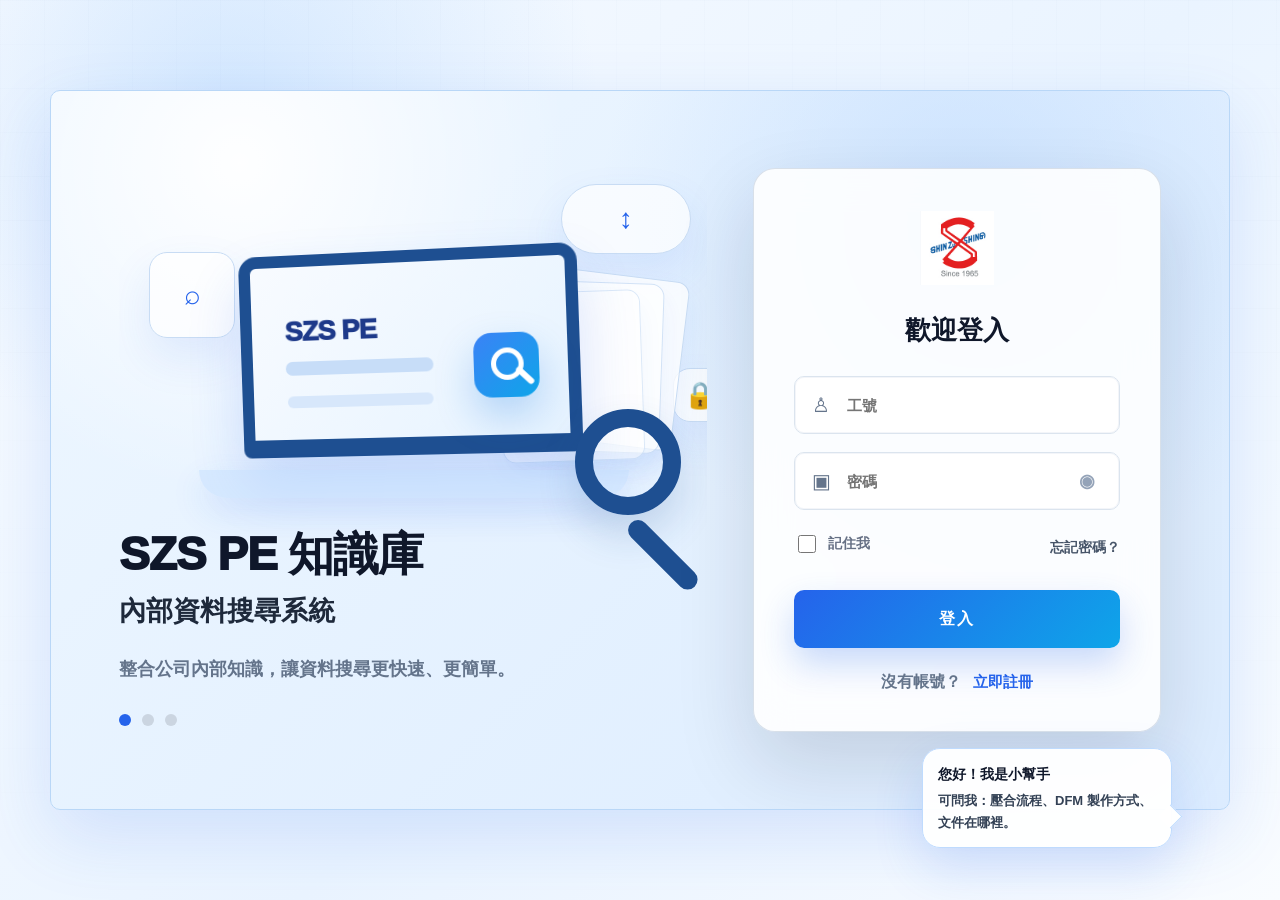
<file: index_szs_bu3_test.html>
﻿<!-- SZS_POLISH_DATABASE_OVERVIEW_SUMMARY_ACTIONS_20260521 -->
<!-- SZS_FIX_DATABASE_ACTION_INLINE_VALIDATION_20260521 -->
<!-- SZS_FIX_DFM_MEDIA_RENDER_PIPELINE_20260518 -->
<!-- SZS_FIX_DFM_MEDIA_AFTER_FULL_TEXT_AND_AUTO_INJECT_20260518 -->
<!-- SZS_FIX_DFM_MEDIA_VISIBLE_AFTER_INTRO_20260518 -->
<!-- SZS_FIX_DFM_MEDIA_EMBED_FROM_UPLOAD_20260518 -->
<!-- SZS_FIX_RESTORE_DFM_MEDIA_20260518 -->
<!-- SZS_FIX_SETTINGS_ADMIN_ENTRY_20260518 -->
<!-- SZS_FEATURE_DATABASE_CATEGORY_PAGINATION_20260521 -->
<!-- SZS_POLISH_DATABASE_PAGINATION_UI_20260521 -->
<!-- SZS_FEATURE_DATABASE_OVERVIEW_PAGE_20260521 -->
<!-- SZS_REMOVE_ASSISTANT_RED_BLOCKS_20260522 -->
<!-- SZS_FIX_ASSISTANT_FULLPAGE_LAYOUT_STRUCTURE_20260522 -->
<!-- SZS_FIX_ASSISTANT_QUICK_CARD_TEXT_WRAP_AND_AUDIT_20260522 -->
<!-- SZS_FEATURE_ASSISTANT_PRODUCT_CLASSIFICATION_BUTTONS_20260522 -->
<!DOCTYPE html>
<!-- SZS_FIX_TOP_STATUS_ONLY_20260518 -->
<html lang="zh-Hant">
<head>
  <meta charset="UTF-8" />
  <meta name="viewport" content="width=device-width, initial-scale=1.0" />
  <title>SZS PE知識庫</title>
  <link rel="icon" type="image/png" href="logo.png" />
  <link rel="shortcut icon" type="image/png" href="logo.png" />
  <link rel='stylesheet' href='index_szs_bu3_test.css' />
</head>
<body class="sidebar-collapsed">
  <header>
    <button id="sidebarToggleBtn" class="sidebar-toggle" onclick="toggleSidebar(event)">☰</button>
    <div class="brand" onclick="showHome()">
      <img src="logo.png" alt="SZS Logo" class="logo" onerror="this.style.display='none'; const f=this.parentElement.querySelector('.logo-fallback'); if(f){f.classList.add('show');}">
      <div>
        <div class="brand-title" data-zh="SZS PE知識庫" data-en="SZS PE Knowledge Base">SZS PE知識庫</div>
        <div class="brand-subtitle" data-zh="內部資料搜尋系統" data-en="INTERNAL DATABASE SYSTEM">內部資料搜尋系統</div>
      </div>
    </div>

    <div class="nav-actions">

      <div class="top-search">
        <span>⌕</span>
        <input id="topSearchInput" placeholder="搜尋文件、分類或標籤..." onkeydown="handleTopSearch(event)" />
        <kbd>⌘ K</kbd>
      </div>

      <div class="top-presence-control" id="topPresenceControl" aria-label="presence status">
        <span class="top-presence-label" data-zh="我的狀態" data-en="My Status">我的狀態</span>
        <button id="topPresenceOnlineBtn" class="status-btn online" type="button" onclick="setMyPresence('online')" data-zh="線上" data-en="Online">線上</button>
        <button id="topPresenceAwayBtn" class="status-btn away" type="button" onclick="setMyPresence('away')" data-zh="離開" data-en="Away">離開</button>
        <button id="topPresenceOfflineBtn" class="status-btn offline" type="button" onclick="setMyPresence('offline')" data-zh="離線" data-en="Offline">離線</button>
      </div>

      <span class="user-pill" id="userPill"></span>
      <button class="ghost" onclick="switchLanguage()" id="langBtn">English</button>
      <button onclick="toggleTheme()" id="themeBtn">🌙</button>
      <button id="notificationBtn" class="icon-btn" onclick="toggleNotifications(event)" title="通知">🔔<span id="notificationDot"></span></button>
      <div class="profile-wrap" id="profileWrap">
        <button id="profileBtn" class="profile-btn" onclick="toggleProfileMenu(event)">
          <span class="profile-avatar" id="profileAvatar">U</span>
          <span class="profile-name" id="profileName">User</span>
          <span class="profile-role" id="profileRole">User</span>
          <span>⌄</span>
        </button>
        <div class="profile-menu" id="profileMenu">
          <div class="profile-menu-head">
            <span class="profile-avatar large" id="profileAvatarLarge">U</span>
            <div>
              <strong id="profileMenuName">User</strong>
              <p id="profileMenuMeta">User · 離線</p>
            </div>
          </div>
          <button onclick="switchLanguage(); closeProfileMenu();" data-zh="語言 / Language" data-en="Language / 語言">語言 / Language</button>
          <button onclick="openSystemInfoDialog(); closeProfileMenu();" data-zh="系統資訊" data-en="System Info">系統資訊</button>
          <button onclick="openProfileSettingsDialog(); closeProfileMenu();" data-zh="我的設定" data-en="My Settings">我的設定</button>
          <button onclick="openMyMessagesDialog(); closeProfileMenu();" data-zh="我的訊息" data-en="My Messages">我的訊息</button>
          <button onclick="openFeedbackDialog(); closeProfileMenu();" data-zh="意見回饋" data-en="Feedback">意見回饋</button>
          <button class="danger-text" onclick="closeProfileMenu(); logout();" data-zh="登出" data-en="Logout">登出</button>
        </div>
      </div>
      <button id="loginBtn" onclick="openAuthModal('login')" data-zh="登入" data-en="Login">登入</button>
      <button id="registerBtn" class="primary" onclick="openAuthModal('register')" data-zh="註冊" data-en="Sign Up">註冊</button>
      <button id="logoutBtn" style="display:none;" onclick="logout()" data-zh="登出" data-en="Logout">登出</button>
      <!-- 後台管理已移至系統設定頁 -->
    </div>
  </header>
  <div class="notification-panel" id="notificationPanel">
    <div class="notification-head">
      <strong data-zh="通知中心" data-en="Notifications">通知中心</strong>
      <button onclick="toggleNotifications(event)">×</button>
    </div>
    <div id="notificationList"></div>
  </div>

  <aside class="app-sidebar" aria-label="main navigation">
    <div class="side-section side-section-primary">
      <div class="side-section-title" data-zh="主要功能" data-en="Main">主要功能</div>
      <button class="side-item active" onclick="showHome()" data-side="home" title="首頁">
        <span class="side-icon">⌂</span><span class="side-label" data-zh="首頁" data-en="Home">首頁</span>
      </button>
      <button class="side-item" onclick="openDatabaseOverviewPage()" data-side="databases" title="資料庫分類">
        <span class="side-icon">▦</span><span class="side-label" data-zh="資料庫分類" data-en="Databases">資料庫分類</span><span class="side-badge" id="sideDatabaseCount">6</span>
      </button>
      <button class="side-item" onclick="openAssistantPage()" data-side="assistant" title="小幫手">
        <span class="side-icon">✦</span><span class="side-label" data-zh="小幫手" data-en="Assistant">小幫手</span><span class="side-badge side-badge-new">NEW</span>
      </button>
    </div>

    <div class="side-section side-section-admin">
      <div class="side-section-title" data-zh="管理功能" data-en="Admin">管理功能</div>
      <button class="side-item" onclick="openAdmin()" data-side="admin" title="後台管理">
        <span class="side-icon">▤</span><span class="side-label" data-zh="後台管理" data-en="Admin Panel">後台管理</span>
      </button>
    </div>

    <div class="side-section side-section-system">
      <div class="side-section-title" data-zh="系統" data-en="System">系統</div>
      <button class="side-item" onclick="openMembersSection()" data-side="members" title="線上成員">
        <span class="side-icon">☷</span><span class="side-label" data-zh="成員狀態" data-en="Member Status">成員狀態</span><span class="side-badge" id="sideMemberCount">13</span>
      </button>
      <button class="side-item" onclick="openSystemSettings()" data-side="settings" title="系統設定">
        <span class="side-icon">⚙</span><span class="side-label" data-zh="系統設定" data-en="Settings">系統設定</span>
      </button>
    </div>

    <div class="side-card compact-side-card">
      <div class="side-card-art">🔐</div>
      <strong data-zh="安全・可靠・共享" data-en="Secure · Reliable · Shared">安全・可靠・共享</strong>
      <p data-zh="建立標準化文件，讓知識成為團隊的力量。" data-en="Standardize files and turn knowledge into team power.">建立標準化文件，讓知識成為團隊的力量。</p>
      <button onclick="openAssistant()" data-zh="了解更多 ↗" data-en="Learn More ↗">了解更多 ↗</button>
    </div>
  </aside>


  <div class="warning-banner" data-zh="原型提醒：此版本資料只會暫存在目前瀏覽器 localStorage，請勿放入公司機密、真實帳密、客戶資料或正式文件。"
       data-en="Prototype reminder: Data is stored only in this browser localStorage. Do not enter confidential data or real passwords. ">
    原型提醒：此版本資料只會暫存在目前瀏覽器 localStorage，請勿放入公司機密、真實帳密、客戶資料或正式文件。
  </div>


  <main id="loginLandingPage" class="page login-landing-page active">
    <section class="template-b-shell">
      <div class="template-b-panel">
        <div class="template-b-visual" aria-label="SZS PE Knowledge Base Login Illustration">
          <div class="kb-art">
            <div class="kb-float search">⌕</div>
            <div class="kb-float cloud">↕</div>
            <div class="kb-float lock">🔒</div>
            <div class="kb-doc-stack"><span></span><span></span><span></span></div>
            <div class="kb-art-laptop"><div class="kb-search-icon"></div></div>
            <div class="kb-art-base"></div>
            <div class="kb-magnifier"></div>
          </div>
          <div class="template-b-copy">
            <h1 data-zh="SZS PE 知識庫" data-en="SZS PE Knowledge Base">SZS PE 知識庫</h1>
            <h2 data-zh="內部資料搜尋系統" data-en="Internal Data Search System">內部資料搜尋系統</h2>
            <p data-zh="整合公司內部知識，讓資料搜尋更快速、更簡單。" data-en="Integrate internal knowledge and make data search faster and easier.">整合公司內部知識，<br>讓資料搜尋更快速、更簡單。</p>
            <div class="template-b-dots" aria-hidden="true"><span></span><span></span><span></span></div>
          </div>
        </div>

        <div class="template-b-card">
          <div class="template-b-logo">
            <img src="logo.png" alt="SZS Logo" onerror="this.style.display='none';">
          </div>
          <h2 data-zh="歡迎登入" data-en="Welcome Back">歡迎登入</h2>
          <div class="template-b-error" id="landingLoginError"></div>
          <div class="template-b-field">
            <span>♙</span>
            <input id="landingLoginId" autocomplete="username" placeholder="工號" onkeydown="handleLandingLoginEnter(event)" />
          </div>
          <div class="template-b-field template-b-password">
            <span>▣</span>
            <input id="landingLoginPassword" type="password" autocomplete="current-password" placeholder="密碼" onkeydown="handleLandingLoginEnter(event)" />
            <button type="button" class="template-b-eye" onclick="toggleLandingPassword()" aria-label="show password">◉</button>
          </div>
          <div class="template-b-row">
            <label class="template-b-check"><input type="checkbox" id="landingRememberMe"> <span data-zh="記住我" data-en="Remember me">記住我</span></label>
            <button type="button" class="template-b-link" onclick="forgotFromLanding()" data-zh="忘記密碼？" data-en="Forgot Password?">忘記密碼？</button>
          </div>
          <button class="template-b-submit" onclick="loginFromLanding()" data-zh="登入" data-en="Login">登入</button>
          <div class="template-b-register">
            <span data-zh="沒有帳號？" data-en="No account?">沒有帳號？</span>
            <button type="button" onclick="openAuthModal('register')" data-zh="立即註冊" data-en="Sign Up">立即註冊</button>
          </div>
        </div>
      </div>
    </section>
  </main>

  <main id="homePage" class="page">
    <section class="hero">
      <div class="hero-label">SZS · PE KNOWLEDGE SYSTEM</div>
      <h1 data-zh="SZS PE知識庫" data-en="SZS PE Knowledge Base">SZS PE知識庫</h1>
      <p data-zh="請選擇資料庫分類進行查詢，或使用右下角小幫手搜尋你需要的文件。此版本為非機密原型展示，所有資料皆為測試資料。"
         data-en="Select a database category or use the assistant in the lower-right corner to search for documents. This is a non-confidential prototype using sample data only.">
        請選擇資料庫分類進行查詢，或使用右下角小幫手搜尋你需要的文件。此版本為非機密原型展示，所有資料皆為測試資料。
      </p>
    </section>

    <section class="dashboard-overview" aria-label="dashboard overview">
      <div class="dash-stat clickable" onclick="closeMembersSection(); document.getElementById('databaseSection')?.scrollIntoView({behavior:'smooth'}); databaseHomeView='cards'; databaseCardPage=1; renderDatabases();">
        <div class="dash-icon blue">▣</div>
        <div>
          <div class="dash-label" data-zh="資料庫分類" data-en="Database Categories">資料庫分類</div>
          <div class="dash-value"><span id="overviewDatabaseCount">0</span><small data-zh=" 個" data-en=" categories"> 個</small></div>
          <div class="dash-link" data-zh="前往分類總覽 →" data-en="Open Categories →">前往分類總覽 →</div>
        </div>
      </div>
      <div class="dash-stat clickable" onclick="databaseHomeView='list'; databaseListPage=1; renderDatabases(); document.getElementById('databaseSection')?.scrollIntoView({behavior:'smooth'});">
        <div class="dash-icon cyan">▤</div>
        <div>
          <div class="dash-label" data-zh="總文件數" data-en="Total Documents">總文件數</div>
          <div class="dash-value"><span id="overviewDocumentCount">0</span><small data-zh=" 份" data-en=" docs"> 份</small></div>
          <div class="dash-link" data-zh="查看全部文件 →" data-en="View Documents →">查看全部文件 →</div>
        </div>
      </div>
      <div class="dash-stat clickable" onclick="openMembersSection()">
        <div class="dash-icon purple">♙</div>
        <div>
          <div class="dash-label" data-zh="總人數" data-en="Total Members">總人數</div>
          <div class="dash-value"><span id="overviewUserRole">0</span><small data-zh=" 人" data-en=" members"> 人</small></div>
          <div class="dash-link" data-zh="查看成員狀態 →" data-en="View Members →">查看成員狀態 →</div>
        </div>
      </div>
      <div class="dash-stat clickable" onclick="openAdmin(); setTimeout(()=>switchAdminTab('logs'), 0);">
        <div class="dash-icon green">✓</div>
        <div>
          <div class="dash-label" data-zh="系統狀態" data-en="System Status">系統狀態</div>
          <div class="dash-value"><span data-zh="正常" data-en="OK">正常</span></div>
          <div class="dash-link" data-zh="查看操作紀錄 →" data-en="View Logs →">查看操作紀錄 →</div>
        </div>
      </div>
    </section>

    <section class="home-empty-data-callout" id="homeEmptyDataCallout" style="display:none;">
      <div class="home-empty-illustration">📂</div>
      <div>
        <strong data-zh="目前尚未建立資料" data-en="No data has been created yet">目前尚未建立資料</strong>
        <p data-zh="請至後台管理新增資料庫分類與文件，開始建立您的知識庫。" data-en="Go to Admin Panel to add database categories and documents to start building the knowledge base.">請至後台管理新增資料庫分類與文件，開始建立您的知識庫。</p>
      </div>
      <button class="primary" onclick="openAdmin(); setTimeout(()=>switchAdminTab('databases'),0);" data-zh="前往後台管理" data-en="Open Admin Panel">前往後台管理</button>
    </section>

    <div class="home-main-layout">
      <div class="home-main-column">

        <section class="home-productivity-panels" id="homeSmartDashboard" aria-label="home smart dashboard">
          <div class="home-panel recent-doc-panel">
            <div class="home-panel-head">
              <div class="home-panel-title"><span class="num-dot">1</span><span data-zh="最近更新文件" data-en="Recently Updated Files">最近更新文件</span></div>
              <button class="home-panel-action" onclick="showAllDocumentsFromHome()" data-zh="查看全部" data-en="View All">查看全部</button>
            </div>
            <div class="recent-doc-list" id="homeRecentDocuments"></div>
          </div>

          <div class="home-panel favorite-db-panel">
            <div class="home-panel-head">
              <div class="home-panel-title"><span class="num-dot">2</span><span data-zh="常用 / 收藏" data-en="Frequent / Favorites">常用 / 收藏</span></div>
              <button class="home-panel-action" onclick="manageFavoriteDatabases()" data-zh="管理" data-en="Manage">管理</button>
            </div>
            <div class="favorite-db-list" id="homeFavoriteDatabases"></div>
          </div>
        </section>

        <!-- Home optional feature panels 3-5 removed per request; keep only recent files and favorites. -->

        <section class="online-members-panel" id="onlineMembersPanel">
      <div class="online-members-head">
        <div>
          <h2 data-zh="成員狀態總覽" data-en="Member Status Overview">成員狀態總覽</h2>
          <p data-zh="查看所有成員狀態與所屬群組，快速掌握團隊可用性；點選成員即可開啟對話框。" data-en="View every member status and group, quickly understand team availability, and click a member to open a chat dialog.">查看所有成員狀態與所屬群組，快速掌握團隊可用性；點選成員即可開啟對話框。</p>
        </div>
        <div class="my-status-control">
          <span data-zh="我的狀態" data-en="My Status">我的狀態</span>
          <button id="presenceOnlineBtn" class="status-btn online" onclick="setMyPresence('online')" data-zh="線上" data-en="Online">線上</button>
          <button id="presenceAwayBtn" class="status-btn away" onclick="setMyPresence('away')" data-zh="離開" data-en="Away">離開</button>
          <button id="presenceOfflineBtn" class="status-btn offline" onclick="setMyPresence('offline')" data-zh="離線" data-en="Offline">離線</button>
        </div>
      </div>
      <div class="member-status-dashboard" id="memberStatusDashboard"></div>
      <div class="member-status-toolbar">
        <div class="member-status-search">
          <span>⌕</span>
          <input id="memberStatusSearch" placeholder="搜尋成員姓名、工號或部門..." oninput="syncMemberSearch('memberStatus')" />
        </div>
        <div class="member-status-filters" id="memberStatusFilters"></div>
        <div class="member-status-actions" id="memberStatusActions"></div>
      </div>
      <div class="members-hybrid-grid">
        <div class="online-members-list" id="onlineMembersList"></div>

      </div>
        </section>

        <section id="databaseSection" class="view-cards">
      <div class="section-head">
        <div class="section-title">
          <h2 data-zh="資料庫分類" data-en="DATA STREAMS">資料庫分類</h2>
          <span class="badge" id="activeBadge">0 個分類</span>
        </div>
        <div class="section-hint database-view-actions">
          <span data-zh="你可以到後台管理自行新增資料庫分類與測試文件。" data-en="You can add database categories and sample documents in the admin panel.">你可以到後台管理自行新增資料庫分類與測試文件。</span>
          <button id="databaseViewToggle" onclick="openDatabaseOverviewPage()" data-zh="查看全部分類" data-en="View All Categories">查看全部分類</button>
        </div>
      </div>
      <div class="database-grid" id="databaseGrid"></div>
      <div class="database-pagination" id="databaseCardPagination"></div>
      <div class="database-list-panel" id="databaseListPanel" style="display:none;"><div id="databaseList"></div><div class="database-pagination" id="databaseListPagination"></div></div>
        </section>
      </div>
        <aside class="quick-members-sidebar home-quick-members">
          <div class="quick-members-head">
            <h3 data-zh="成員狀態" data-en="Member Status">成員狀態</h3>
            <span id="quickMemberCount">0</span>
          </div>
          <div class="quick-member-search">
            <input id="quickMemberSearch" placeholder="搜尋成員..." oninput="syncMemberSearch('quick')" />
          </div>
          <div class="quick-member-groups" id="quickMembersSidebar"></div>
          <div class="quick-members-footer">
            <button onclick="scrollToAllMemberGroups()" data-zh="展開更多" data-en="Expand More">展開更多</button>
          </div>
        </aside>
    </div>
    <div class="member-chat-modal" id="memberChatModal"></div>
  </main>


  <main id="databaseOverviewPage" class="page">
    <section class="database-overview-top">
      <div class="database-breadcrumb">
        <span onclick="showHome()" data-zh="首頁" data-en="Home">首頁</span>
        <span>›</span>
        <span data-zh="資料庫分類總覽" data-en="Database Category Overview">資料庫分類總覽</span>
      </div>

      <div class="database-overview-title-row">
        <div class="database-overview-title">
          <h1 data-zh="資料庫分類總覽" data-en="Database Category Overview">資料庫分類總覽</h1>
          <p data-zh="可搜尋、篩選、切換檢視並查看所有資料庫分類。" data-en="Search, filter, switch view modes, and view all database categories.">可搜尋、篩選、切換檢視並查看所有資料庫分類。</p>
        </div>
        <div class="database-overview-actions">
          <button class="database-overview-manage-btn" type="button" onclick="openDatabaseActionModal('category')" title="新增 PE 文件分類，例如：設備資料庫、治具資料庫" data-zh="＋ 新增資料庫" data-en="+ Add Database">＋ 新增資料庫</button>
          <button class="database-overview-back-btn" type="button" onclick="showHome()" data-zh="← 返回首頁" data-en="← Back Home">← 返回首頁</button>
        </div>
      </div>

      <div class="database-overview-summary">
        <div class="database-overview-stat">
          <span class="database-overview-icon blue">▣</span>
          <div>
            <span data-zh="分類總數" data-en="Total Categories">分類總數</span>
            <strong><span id="databaseOverviewCategoryCount">0</span> <small data-zh="個分類" data-en="categories">個分類</small></strong>
          </div>
        </div>
        <div class="database-overview-stat">
          <span class="database-overview-icon cyan">▤</span>
          <div>
            <span data-zh="總文件數" data-en="Total Documents">總文件數</span>
            <strong><span id="databaseOverviewDocumentCount">0</span> <small data-zh="份" data-en="docs">份</small></strong>
          </div>
        </div>
        <div class="database-overview-stat">
          <span class="database-overview-icon purple">◷</span>
          <div>
            <span data-zh="最近更新" data-en="Latest Update">最近更新</span>
            <strong id="databaseOverviewLatestDate">-</strong>
          </div>
        </div>
      </div>
    </section>

    <section class="database-overview-toolbar">
      <div class="database-overview-search">
        <span>⌕</span>
        <input id="databaseOverviewSearchInput" placeholder="搜尋分類名稱、說明，例如：DFM、測試、製程、SOP" oninput="handleDatabaseOverviewSearch()" />
      </div>
      <select id="databaseOverviewFilter" onchange="handleDatabaseOverviewFilter()">
        <option value="all" data-zh="所有分類" data-en="All Categories">所有分類</option>
        <option value="hasDocs" data-zh="有文件分類" data-en="Has Documents">有文件分類</option>
        <option value="empty" data-zh="無文件分類" data-en="Empty Categories">無文件分類</option>
      </select>
      <select id="databaseOverviewSort" onchange="handleDatabaseOverviewSort()">
        <option value="recent" data-zh="最新更新" data-en="Latest Update">最新更新</option>
        <option value="name" data-zh="分類名稱" data-en="Category Name">分類名稱</option>
        <option value="docs" data-zh="文件數量" data-en="Document Count">文件數量</option>
      </select>
      <div class="database-overview-view-toggle">
        <button id="databaseOverviewCardBtn" type="button" class="active" onclick="setDatabaseOverviewView('cards')" data-zh="▦ 卡片式" data-en="▦ Card View">▦ 卡片式</button>
        <button id="databaseOverviewListBtn" type="button" onclick="setDatabaseOverviewView('list')" data-zh="☷ 清單式" data-en="☷ List View">☷ 清單式</button>
      </div>
    </section>

    <section class="database-overview-content view-cards" id="databaseOverviewContent">
      <div class="database-overview-grid" id="databaseOverviewGrid"></div>
      <div class="database-overview-list" id="databaseOverviewList"></div>
      <div class="database-pagination" id="databaseOverviewPagination"></div>
    </section>
  </main>

  <main id="detailPage" class="page">
    <section class="detail-top">
      <div class="detail-title-area">
        <div class="detail-label">DATABASE DETAIL</div>
        <h1 id="detailTitle">資料庫</h1>
        <p id="detailDescription">資料庫說明</p>
      </div>
      <div class="detail-actions">
        <button onclick="openDatabaseOverviewPage()" data-zh="← 返回分類總覽" data-en="← Back to Categories">← 返回分類總覽</button>
        <button class="primary" onclick="openDatabaseActionModal('document', selectedDatabaseId)" data-zh="＋ 新增文件" data-en="+ Add Document">＋ 新增文件</button>
        <button class="primary" onclick="openAssistant()" data-zh="詢問小幫手" data-en="Ask Assistant">詢問小幫手</button>
      </div>
    </section>

    <section class="detail-toolbar">
      <div class="search-box">
        <input id="detailSearch" placeholder="在此資料庫搜尋文件..." oninput="renderDetailDocuments()" />
      </div>
      <span class="badge" id="detailCount">0 documents</span>
    </section>

    <section class="doc-table" id="detailDocumentList"></section>
  </main>


  <main id="searchPage" class="page">
    <section class="detail-top search-result-top">
      <div class="detail-title-area">
        <div class="detail-label" data-zh="SEARCH RESULT" data-en="SEARCH RESULT">SEARCH RESULT</div>
        <h1 data-zh="搜尋結果" data-en="Search Results">搜尋結果</h1>
        <p id="searchResultSummary">請輸入關鍵字搜尋文件、分類或標籤。</p>
      </div>
      <div class="detail-actions">
        <button onclick="showHome()" data-zh="← 返回首頁" data-en="← Back Home">← 返回首頁</button>
        <button class="primary" onclick="openAssistant()" data-zh="詢問小幫手" data-en="Ask Assistant">詢問小幫手</button>
      </div>
    </section>

    <section class="detail-toolbar">
      <div class="google-search-large">
        <span>⌕</span>
        <input id="searchPageInput" placeholder="搜尋文件、分類或標籤..." onkeydown="handleSearchPageEnter(event)" />
        <button onclick="runSearchFromPage()" data-zh="搜尋" data-en="Search">搜尋</button>
      </div>
      <span class="badge" id="searchResultCount">0 documents</span>
    </section>

    <section class="search-tabs" id="searchResultTabs">
      <button id="searchTabFiles" class="active" onclick="setSearchResultView('files')" data-zh="文件" data-en="Files">文件</button>
      <button id="searchTabCategories" onclick="setSearchResultView('categories')" data-zh="資料庫分類" data-en="Categories">資料庫分類</button>
      <button id="searchTabAll" onclick="setSearchResultView('all')" data-zh="全部" data-en="All">全部</button>
    </section>

    <section class="doc-table" id="searchResultList"></section>
  </main>




  <main id="settingsPage" class="page settings-center-page">
    <section class="detail-top settings-hero-top">
      <div class="detail-title-area">
        <div class="detail-label">SYSTEM SETTINGS</div>
        <h1 data-zh="系統設定" data-en="System Settings">系統設定</h1>
        <p data-zh="這裡集中管理系統資訊、個人偏好、外觀模式與後台入口。" data-en="Manage system info, personal preferences, appearance, and admin entry points here.">這裡集中管理系統資訊、個人偏好、外觀模式與後台入口。</p>
      </div>
      <div class="detail-actions">
        <button onclick="showHome()" data-zh="← 返回首頁" data-en="← Back Home">← 返回首頁</button>
      </div>
    </section>

    <section class="settings-status-strip" aria-label="system settings summary">
      <div class="settings-strip-title" data-zh="目前系統狀態總覽" data-en="Current System Status">目前系統狀態總覽</div>
      <div class="settings-status-grid">
        <div class="settings-status-item">
          <div class="settings-status-icon blue">👤</div>
          <div><span data-zh="目前登入" data-en="Signed in as">目前登入</span><strong id="settingsUserName">SZS Owner</strong><small id="settingsUserRole">Owner</small></div>
        </div>
        <div class="settings-status-item">
          <div class="settings-status-icon green">✓</div>
          <div><span data-zh="系統狀態" data-en="System Status">系統狀態</span><strong data-zh="正常" data-en="Normal">正常</strong><small data-zh="系統運作一切正常" data-en="System is running normally">系統運作一切正常</small></div>
        </div>
        <div class="settings-status-item">
          <div class="settings-status-icon amber">▣</div>
          <div><span data-zh="資料庫分類" data-en="Database Categories">資料庫分類</span><strong id="settingsDbCount">0 個</strong><small id="settingsDbMeta">啟用中 0 個分類</small></div>
        </div>
        <div class="settings-status-item">
          <div class="settings-status-icon cyan">▤</div>
          <div><span data-zh="文件數" data-en="Documents">文件數</span><strong id="settingsDocCount">0 份</strong><small id="settingsDocMeta">本週新增 0 份</small></div>
        </div>
        <div class="settings-status-item">
          <div class="settings-status-icon purple">◷</div>
          <div><span data-zh="最後更新" data-en="Last Updated">最後更新</span><strong id="settingsLastUpdate">—</strong><small data-zh="系統資料時間" data-en="System data time">系統資料時間</small></div>
        </div>
      </div>
    </section>

    <section class="settings-center-grid">
      <article class="settings-feature-card admin-card">
        <div class="settings-card-head">
          <div class="settings-feature-icon blue">▥</div>
          <div>
            <h3 data-zh="後台管理" data-en="Admin Panel">後台管理</h3>
            <p data-zh="管理資料庫分類、文件、會員權限與操作紀錄。" data-en="Manage categories, documents, permissions, and activity logs.">管理資料庫分類、文件、會員權限與操作紀錄。</p>
          </div>
          <button class="settings-card-arrow" onclick="openAdmin()" title="Open">›</button>
        </div>
        <div class="settings-permission-box">
          <div><b>Owner</b><span data-zh="可管理所有資料與會員權限" data-en="Can manage all data and member permissions">可管理所有資料與會員權限</span></div>
          <div><b>Manager</b><span data-zh="可管理資料與文件" data-en="Can manage databases and files">可管理資料與文件</span></div>
          <div><b>User</b><span data-zh="僅可查詢與使用小幫手" data-en="Can search and use assistant only">僅可查詢與使用小幫手</span></div>
        </div>
        <div class="settings-card-bottom">
          <span data-zh="目前權限：" data-en="Current role:">目前權限：</span><b id="settingsCurrentRole">Owner</b>
          <button class="primary" onclick="openAdmin()" data-zh="進入後台管理 →" data-en="Open Admin Panel →">進入後台管理 →</button>
        </div>
      </article>

      <article class="settings-feature-card info-card">
        <div class="settings-card-head">
          <div class="settings-feature-icon purple">i</div>
          <div>
            <h3 data-zh="系統資訊" data-en="System Info">系統資訊</h3>
            <p data-zh="查看目前原型狀態、資料庫分類數與文件數。" data-en="View current prototype status, category count, and file count.">查看目前原型狀態、資料庫分類數與文件數。</p>
          </div>
          <button class="settings-card-arrow" onclick="showSystemInfo()" title="Open">›</button>
        </div>
        <div class="settings-info-table">
          <div><span data-zh="系統版本" data-en="Version">系統版本</span><strong>Prototype v1.0.0</strong></div>
          <div><span data-zh="資料模式" data-en="Data Mode">資料模式</span><strong>Sample Data Only</strong></div>
          <div><span data-zh="部署方式" data-en="Deployment">部署方式</span><strong>GitHub Pages Demo</strong></div>
          <div><span data-zh="最後更新" data-en="Last Updated">最後更新</span><strong id="settingsInfoUpdated">—</strong></div>
        </div>
        <button onclick="showSystemInfo()" data-zh="查看系統資訊 →" data-en="View System Info →">查看系統資訊 →</button>
      </article>

      <article class="settings-feature-card personal-card">
        <div class="settings-card-head">
          <div class="settings-feature-icon green">●</div>
          <div>
            <h3 data-zh="我的設定" data-en="My Settings">我的設定</h3>
            <p data-zh="個人設定目前為原型展示項目，正式版可擴充語言、通知與偏好設定。" data-en="Personal settings are prototype items and can later include language, notifications, and preferences.">個人設定目前為原型展示項目，正式版可擴充語言、通知與偏好設定。</p>
          </div>
          <button class="settings-card-arrow" onclick="openProfileSettingsDialog()" title="Open">›</button>
        </div>
        <div class="settings-preference-list">
          <div><span>🌐 <span data-zh="語言" data-en="Language">語言</span></span><strong id="settingsLanguageValue">繁體中文</strong></div>
          <div><span>🔔 <span data-zh="通知" data-en="Notifications">通知</span></span><strong data-zh="開啟" data-en="On">開啟</strong></div>
          <div><span>🤖 <span data-zh="小幫手提示" data-en="Assistant Tips">小幫手提示</span></span><strong data-zh="開啟" data-en="On">開啟</strong></div>
          <div><span>⌂ <span data-zh="預設首頁" data-en="Default Page">預設首頁</span></span><strong id="settingsDefaultPageValue">首頁</strong></div>
        </div>
        <button onclick="openProfileSettingsDialog()" data-zh="查看我的設定 →" data-en="View My Settings →">查看我的設定 →</button>
      </article>

      <article class="settings-feature-card appearance-card">
        <div class="settings-card-head">
          <div class="settings-feature-icon orange">◉</div>
          <div>
            <h3 data-zh="外觀模式" data-en="Appearance">外觀模式</h3>
            <p data-zh="選擇適合目前工作環境的顯示模式，降低長時間閱讀的視覺負擔。" data-en="Choose the appearance mode that fits your working environment and reduces eye strain.">選擇適合目前工作環境的顯示模式，降低長時間閱讀的視覺負擔。</p>
          </div>
          <button class="settings-card-arrow" onclick="toggleTheme()" title="Open">›</button>
        </div>
        <div class="settings-theme-options" role="radiogroup" aria-label="appearance mode">
          <button id="settingsThemeLight" type="button" onclick="selectSettingsTheme('light')"><span></span><b data-zh="淺色模式" data-en="Light Mode">淺色模式</b><small data-zh="使用亮色主題，適合一般環境" data-en="Use a light theme for general use">使用亮色主題，適合一般環境</small></button>
          <button id="settingsThemeDark" type="button" onclick="selectSettingsTheme('dark')"><span></span><b data-zh="深色模式" data-en="Dark Mode">深色模式</b><small data-zh="使用深色主題，降低長時間使用的視覺疲勞" data-en="Use a dark theme to reduce eye strain">使用深色主題，降低長時間使用的視覺疲勞</small></button>
          <button id="settingsThemeSystem" type="button" onclick="selectSettingsTheme('system')"><span></span><b data-zh="跟隨系統" data-en="Follow System">跟隨系統</b><small data-zh="依照裝置系統設定自動切換主題" data-en="Follow the device appearance setting">依照裝置系統設定自動切換主題</small></button>
        </div>
        <button class="settings-save-btn" onclick="showToast(t('外觀設定已儲存。','Appearance settings saved.'))" data-zh="儲存設定" data-en="Save Settings">儲存設定</button>
      </article>
    </section>
  </main>


  <main id="adminPage" class="page">
    <section class="detail-top">
      <div class="detail-title-area">
        <div class="detail-label">ADMIN PROTOTYPE</div>
        <h1 data-zh="後台管理" data-en="Admin Panel">後台管理</h1>
        <p data-zh="這裡是部門資料維護中心。總覽首頁僅供查看，真正的新增、修改與刪除請進入對應管理頁面操作。"
           data-en="This is the department data maintenance center. The overview page is view-only, and actual add/edit/delete actions should be done inside the corresponding management page.">
          這裡是部門資料維護中心。總覽首頁僅供查看，真正的新增、修改與刪除請進入對應管理頁面操作。
        </p>
        <div class="role-guide">
          <div class="role-card">
            <strong>Owner</strong>
            <span data-zh="部門維護權限：可管理資料、會員權限與操作紀錄。" data-en="Department maintenance permission: manage data, member permissions, and activity logs.">部門維護權限：可管理資料、會員權限與操作紀錄。</span>
          </div>
          <div class="role-card">
            <strong>Manager</strong>
            <span data-zh="資料維護權限：可新增、修改、刪除資料庫與文件。" data-en="Data maintenance permission: add, edit, and delete databases and documents.">資料維護權限：可新增、修改、刪除資料庫與文件。</span>
          </div>
          <div class="role-card">
            <strong>User</strong>
            <span data-zh="使用權限：可登入、查詢資料與使用小幫手。" data-en="Usage permission: log in, search data, and use the assistant.">使用權限：可登入、查詢資料與使用小幫手。</span>
          </div>
        </div>
      </div>
      <div class="detail-actions">
        <button onclick="showHome()" data-zh="← 返回首頁" data-en="← Back Home">← 返回首頁</button>
      </div>
    </section>

    <div class="admin-tabs">
      <button id="adminOverviewTab" class="admin-tab-button active" onclick="switchAdminTab('overview')" data-zh="📊 總覽首頁" data-en="📊 Overview">📊 總覽首頁</button>
      <button id="adminDocTab" class="admin-tab-button" onclick="switchAdminTab('documents')" data-zh="📄 文件管理" data-en="📄 Document Manager">📄 文件管理</button>
      <button id="adminDbTab" class="admin-tab-button" onclick="switchAdminTab('databases')" data-zh="🗂 資料庫分類管理" data-en="🗂 Database Manager">🗂 資料庫分類管理</button>
      <button id="adminUserTab" class="admin-tab-button" onclick="switchAdminTab('users')" data-zh="👥 會員權限管理" data-en="👥 Member Permissions">👥 會員權限管理</button>
      <button id="adminLogTab" class="admin-tab-button" onclick="switchAdminTab('logs')" data-zh="🕘 操作紀錄" data-en="🕘 Activity Logs">🕘 操作紀錄</button>
    </div>

    <section id="adminOverviewSection" class="admin-section active">
      <div id="adminOverviewContent"></div>
    </section>

    <section id="adminDocumentsSection" class="admin-section">
      <div class="document-admin-layout">
        <div class="admin-box document-form-card">
          <div class="document-card-head">
            <div>
              <h2 id="documentFormTitle" data-zh="新增文件" data-en="Add Document">新增文件</h2>
              <p id="documentFormHint" data-zh="依照步驟填寫文件基本資料、搜尋資訊與管理設定。" data-en="Fill in basic information, search metadata, and management settings step by step.">依照步驟填寫文件基本資料、搜尋資訊與管理設定。</p>
            </div>
            <span id="documentModeBadge" class="doc-mode-badge" data-zh="新增模式" data-en="Add Mode">新增模式</span>
          </div>
          <input id="editingDocumentId" type="hidden" />
          <div class="form-grid">
            <div class="form-section">
              <div class="form-section-title"><span class="form-step">1</span><span data-zh="基本資料" data-en="Basic Information">基本資料</span></div>
              <div>
                <label data-zh="所屬資料庫" data-en="Database">所屬資料庫</label>
                <div style="display:grid;grid-template-columns:1fr auto;gap:10px;align-items:center;">
                  <select id="adminDatabase"></select>
                  <button type="button" onclick="quickEditSelectedDatabase()" data-zh="修改目前資料庫" data-en="Edit Current Database">修改目前資料庫</button>
                </div>
              </div>
              <div class="two-col">
                <div>
                  <label data-zh="中文文件名稱" data-en="Chinese Title">中文文件名稱</label>
                  <input id="adminTitleZh" placeholder="例如：測試規格書" />
                </div>
                <div>
                  <label data-zh="英文文件名稱" data-en="English Title">英文文件名稱</label>
                  <input id="adminTitleEn" placeholder="Example: Test Specification" />
                </div>
              </div>
              <div>
                <label data-zh="文件類型" data-en="File Type">文件類型</label>
                <select id="adminType">
                  <optgroup label="文件 / Documents">
                    <option value="PDF">PDF</option>
                    <option value="DOCX">DOCX</option>
                    <option value="TXT">TXT</option>
                  </optgroup>
                  <optgroup label="表格 / Spreadsheets">
                    <option value="XLSX">XLSX / Excel</option>
                    <option value="XLS">XLS / Excel</option>
                    <option value="CSV">CSV</option>
                  </optgroup>
                  <optgroup label="簡報 / Slides">
                    <option value="PPTX">PPTX</option>
                  </optgroup>
                  <optgroup label="CAD / ProE">
                    <option value="ASM">ASM / Pro/E</option>
                    <option value="PRT">PRT / Pro/E</option>
                    <option value="DRW">DRW / Pro/E</option>
                    <option value="STEP">STEP</option>
                    <option value="STP">STP</option>
                    <option value="IGES">IGES</option>
                    <option value="IGS">IGS</option>
                  </optgroup>
                  <optgroup label="壓縮檔 / Archives">
                    <option value="ZIP">ZIP</option>
                    <option value="RAR">RAR</option>
                    <option value="7Z">7Z</option>
                  </optgroup>
                </select>
              </div>
            </div>

            <div class="form-section">
              <div class="form-section-title"><span class="form-step">2</span><span data-zh="搜尋資訊" data-en="Search Metadata">搜尋資訊</span></div>
              <div class="two-col">
                <div>
                  <label data-zh="關鍵字" data-en="Keywords">關鍵字</label>
                  <input id="adminKeywords" placeholder="例如：規格 測試 PE" />
                </div>
                <div>
                  <label data-zh="標籤" data-en="Tags">標籤</label>
                  <input id="adminTags" placeholder="例如：SOP, 規格書, 測試報告" />
                </div>
              </div>
              <div>
                <label data-zh="中文說明" data-en="Chinese Description">中文說明</label>
                <textarea id="adminDescZh" placeholder="請輸入文件中文說明"></textarea>
              </div>
              <div>
                <label data-zh="英文說明" data-en="English Description">英文說明</label>
                <textarea id="adminDescEn" placeholder="Enter document description"></textarea>
              </div>
            </div>

            <div class="form-section">
              <div class="form-section-title"><span class="form-step">3</span><span data-zh="管理設定" data-en="Management Settings">管理設定</span></div>
              <div class="two-col">
                <label class="check-row"><input id="adminShowRecent" type="checkbox" checked /> <span data-zh="顯示於首頁最近更新" data-en="Show in recent updates">顯示於首頁最近更新</span></label>
                <label class="check-row"><input id="adminFavorite" type="checkbox" /> <span data-zh="加入常用 / 收藏" data-en="Add to favorites">加入常用 / 收藏</span></label>
              </div>
              <div>
                <label data-zh="更新日期" data-en="Updated Date">更新日期</label>
                <input id="adminUpdatedAt" type="date" />
              </div>
            </div>

            <div class="document-form-actions">
              <button id="documentSaveButton" type="button" class="primary" onclick="addAdminDocument()" data-zh="儲存新增" data-en="Save New">儲存新增</button>
              <button id="documentCancelButton" style="display:none;" onclick="cancelDocumentEdit()" data-zh="取消修改" data-en="Cancel Edit">取消修改</button>
              <button type="button" onclick="resetDocumentForm()" data-zh="清空" data-en="Clear">清空</button>
            </div>
          </div>
        </div>

        <div class="admin-box document-list-card">
          <div class="document-card-head">
            <div>
              <h2 data-zh="文件清單" data-en="Document List">文件清單</h2>
              <p data-zh="可搜尋、篩選、修改、隱藏或刪除文件。" data-en="Search, filter, edit, hide, or delete documents.">可搜尋、篩選、修改、隱藏或刪除文件。</p>
            </div>
            <button type="button" class="primary" onclick="cancelDocumentEdit(); document.querySelector('.document-form-card')?.scrollIntoView({ behavior: 'smooth', block: 'start' }); setTimeout(() => document.getElementById('adminTitleZh')?.focus(), 180);" data-zh="＋ 新增文件" data-en="＋ Add Document">＋ 新增文件</button>
          </div>
          <div class="document-toolbar">
            <input id="adminDocumentSearch" placeholder="搜尋文件名稱、關鍵字、標籤..." oninput="renderAdminDocuments()" />
            <select id="adminDocumentDbFilter" onchange="renderAdminDocuments()"></select>
            <select id="adminDocumentTypeFilter" onchange="renderAdminDocuments()">
              <option value="all" data-zh="所有類型" data-en="All Types">所有類型</option>
              <option value="PDF">PDF</option>
              <option value="DOCX">DOCX</option>
              <option value="XLSX">XLSX / Excel</option>
              <option value="XLS">XLS / Excel</option>
              <option value="CSV">CSV</option>
              <option value="PPTX">PPTX</option>
              <option value="TXT">TXT</option>
              <option value="ASM">ASM / Pro/E</option>
              <option value="PRT">PRT / Pro/E</option>
              <option value="DRW">DRW / Pro/E</option>
              <option value="STEP">STEP</option>
              <option value="STP">STP</option>
              <option value="IGES">IGES</option>
              <option value="IGS">IGS</option>
              <option value="ZIP">ZIP</option>
              <option value="RAR">RAR</option>
              <option value="7Z">7Z</option>
            </select>
            <select id="adminDocumentSort" onchange="renderAdminDocuments()">
              <option value="newest" data-zh="更新日期（新到舊）" data-en="Date Newest">更新日期（新到舊）</option>
              <option value="oldest" data-zh="更新日期（舊到新）" data-en="Date Oldest">更新日期（舊到新）</option>
              <option value="name" data-zh="文件名稱" data-en="Title">文件名稱</option>
            </select>
            <button onclick="clearAdminDocumentFilters()" data-zh="清除" data-en="Clear">清除</button>
          </div>
          <div id="adminDocumentList"></div>
        </div>
      </div>
    </section>

    <section id="adminDatabasesSection" class="admin-section">
      <div class="database-admin-layout">
        <div class="admin-box database-form-card">
          <div class="document-card-head">
            <div>
              <h2 id="dbFormTitle" data-zh="新增資料庫分類" data-en="Add Database Category">新增資料庫分類</h2>
              <p id="dbFormHint" data-zh="依照步驟填寫分類基本資料、說明與管理設定。" data-en="Fill in category basics, descriptions, and management settings step by step.">依照步驟填寫分類基本資料、說明與管理設定。</p>
            </div>
            <span id="dbModeBadge" class="doc-mode-badge" data-zh="新增模式" data-en="Add Mode">新增模式</span>
          </div>
          <input id="editingDatabaseId" type="hidden" />
          <div class="form-grid">
            <div class="form-section">
              <div class="form-section-title"><span class="form-step">1</span><span data-zh="基本資料" data-en="Basic Info">基本資料</span></div>
              <div class="two-col">
                <div>
                  <label data-zh="中文名稱" data-en="Chinese Name">中文名稱</label>
                  <input id="dbTitleZh" placeholder="例如：設備資料庫" />
                </div>
                <div>
                  <label data-zh="英文名稱" data-en="English Name">英文名稱</label>
                  <input id="dbTitleEn" placeholder="Example: Equipment Database" />
                </div>
              </div>
            </div>

            <div class="form-section">
              <div class="form-section-title"><span class="form-step">2</span><span data-zh="分類說明" data-en="Category Description">分類說明</span></div>
              <div>
                <label data-zh="中文說明" data-en="Chinese Description">中文說明</label>
                <textarea id="dbDescZh" placeholder="請輸入資料庫分類說明"></textarea>
              </div>
              <div>
                <label data-zh="英文說明" data-en="English Description">英文說明</label>
                <textarea id="dbDescEn" placeholder="Enter category description"></textarea>
              </div>
            </div>

            <div class="form-section">
              <div class="form-section-title"><span class="form-step">3</span><span data-zh="管理設定" data-en="Management Settings">管理設定</span></div>
              <div class="two-col">
                <label class="check-row"><input id="dbShowHome" type="checkbox" checked disabled /> <span data-zh="顯示於首頁分類" data-en="Show on home page">顯示於首頁分類</span></label>
              </div>
              <div class="auth-note" data-zh="分類編號會由系統自動產生；刪除分類前，請先確認分類內沒有文件。" data-en="Category ID is generated automatically. Before deleting a category, make sure it contains no documents.">分類編號會由系統自動產生；刪除分類前，請先確認分類內沒有文件。</div>
            </div>

            <div class="document-form-actions">
              <button id="dbSaveButton" type="button" class="primary" onclick="addDatabaseCategory()" data-zh="儲存新增" data-en="Save Category">儲存新增</button>
              <button id="dbCancelButton" style="display:none;" onclick="cancelDatabaseEdit()" data-zh="取消修改" data-en="Cancel Edit">取消修改</button>
              <button type="button" onclick="resetDatabaseForm()" data-zh="清空" data-en="Clear">清空</button>
            </div>
          </div>
        </div>

        <div class="admin-box database-list-card">
          <div class="document-card-head">
            <div>
              <h2 data-zh="資料庫分類清單" data-en="Database Category List">資料庫分類清單</h2>
              <p data-zh="可搜尋、篩選、排序、修改或刪除自訂分類。" data-en="Search, filter, sort, edit, or delete custom categories.">可搜尋、篩選、排序、修改或刪除自訂分類。</p>
            </div>
            <button type="button" class="primary" onclick="cancelDatabaseEdit(); document.querySelector('.database-form-card')?.scrollIntoView({ behavior: 'smooth', block: 'start' }); setTimeout(() => document.getElementById('dbTitleZh')?.focus(), 180);" data-zh="＋ 新增分類" data-en="+ Add Category">＋ 新增分類</button>
          </div>

          <div class="database-toolbar">
            <input id="adminDatabaseSearch" placeholder="搜尋分類名稱、說明..." oninput="renderAdminDatabases()" />
            <select id="adminDatabaseStatusFilter" onchange="renderAdminDatabases()">
              <option value="all" data-zh="所有分類" data-en="All Categories">所有分類</option>
            </select>
            <select id="adminDatabaseSort" onchange="renderAdminDatabases()">
              <option value="id" data-zh="分類編號" data-en="Category ID">分類編號</option>
              <option value="name" data-zh="分類名稱" data-en="Category Name">分類名稱</option>
              <option value="docs" data-zh="文件數量" data-en="Document Count">文件數量</option>
            </select>
            <button onclick="clearAdminDatabaseFilters()" data-zh="清除" data-en="Clear">清除</button>
          </div>

          <div id="adminDatabaseList"></div>
        </div>
      </div>
    </section>

    <section id="adminUsersSection" class="admin-section">
      <div class="admin-box">
        <h2 data-zh="會員權限管理" data-en="Member Permission Manager">會員權限管理</h2>
        <p style="color:var(--muted);line-height:1.7;" data-zh="只有 Owner 可以調整會員角色。AB 開頭部門註冊者預設為 Manager，其他註冊者預設為 User。"
           data-en="Only the Owner can change member roles. Departments starting with AB are Managers by default; all others are Users.">
          只有 Owner 可以調整會員角色。AB 開頭部門註冊者預設為 Manager，其他註冊者預設為 User。
        </p>
        <div class="admin-search">
          <input id="adminUserSearch" placeholder="搜尋工號、姓名、部門或信箱" oninput="renderAdminUsers()" />
          <button onclick="document.getElementById('adminUserSearch').value='';renderAdminUsers();" data-zh="清除" data-en="Clear">清除</button>
        </div>
        <div id="adminGroupNameManager" style="margin:14px 0 18px;"></div>
        <div id="adminUserList"></div>
      </div>
    </section>

    <section id="adminLogsSection" class="admin-section">
      <div class="admin-box">
        <h2 data-zh="操作紀錄" data-en="Activity Logs">操作紀錄</h2>
        <p style="color:var(--muted);line-height:1.7;" data-zh="此處會記錄原型版中的新增、修改、刪除與權限異動。正式版會寫入公司 Server 資料庫。"
           data-en="This area records prototype add, edit, delete, and permission changes. The official version will store logs in the company server database.">
          此處會記錄原型版中的新增、修改、刪除與權限異動。正式版會寫入公司 Server 資料庫。
        </p>
        <div style="display:flex;gap:10px;justify-content:flex-end;margin-bottom:12px;">
          <button onclick="clearActivityLogs()" data-zh="清除紀錄" data-en="Clear Logs">清除紀錄</button>
        </div>
        <div id="adminLogList"></div>
      </div>
    </section>
  </main>


  <div class="toast-container" id="toastContainer"></div>

  <div class="modal-backdrop database-action-backdrop" id="databaseActionModal">
    <div class="database-action-modal">
      <div class="database-action-head">
        <div>
          <h2 id="databaseActionTitle">新增文件</h2>
          <p id="databaseActionDesc">可直接在目前頁面新增資料，不需進入後台管理。</p>
        </div>
        <button class="database-action-close" type="button" onclick="closeDatabaseActionModal()">×</button>
      </div>

      <div class="database-action-body">
        <div id="databaseActionInlineError" class="database-action-error-box" aria-live="polite"></div>
        <div id="databaseActionDocumentFields" class="database-action-fields">
          <label class="database-action-upload" for="databaseActionDocumentFile">
            <input id="databaseActionDocumentFile" type="file" onchange="handleDatabaseActionFileSelect(event)" accept=".pdf,.docx,.xlsx,.xls,.csv,.pptx,.txt,.asm,.prt,.drw,.step,.stp,.iges,.igs,.zip,.rar,.7z" />
            <div class="database-action-upload-inner">
              <span class="database-action-upload-icon">⇧</span>
              <div class="database-action-upload-title" data-zh="拖曳檔案到這裡，或點擊選擇檔案" data-en="Drop a file here, or click to select a file">拖曳檔案到這裡，或點擊選擇檔案</div>
              <div class="database-action-upload-note" data-zh="支援：PDF、DOCX、XLSX、XLS、CSV、PPTX、TXT、ASM、PRT、DRW、STEP、STP、IGES、IGS、ZIP、RAR、7Z" data-en="Supported: PDF, DOCX, XLSX, XLS, CSV, PPTX, TXT, ASM, PRT, DRW, STEP, STP, IGES, IGS, ZIP, RAR, 7Z">支援：PDF、DOCX、XLSX、XLS、CSV、PPTX、TXT、ASM、PRT、DRW、STEP、STP、IGES、IGS、ZIP、RAR、7Z</div>
            </div>
            <div id="databaseActionFilePreview" class="database-action-file-preview">
              <span id="databaseActionFileIcon" class="database-action-file-icon">FILE</span>
              <div>
                <div id="databaseActionFileName" class="database-action-file-name"></div>
                <div id="databaseActionFileMeta" class="database-action-file-meta"></div>
              </div>
              <button class="database-action-file-clear" type="button" onclick="clearDatabaseActionFile(event)">×</button>
            </div>
          </label>
          <label>
            <span data-zh="所屬資料庫" data-en="Database">所屬資料庫</span>
            <select id="databaseActionDocumentDatabase"></select>
          </label>
          <div class="database-action-two-col">
            <label>
              <span data-zh="中文文件名稱" data-en="Chinese Document Name">中文文件名稱</span>
              <input id="databaseActionDocumentTitleZh" placeholder="例如：A100 產品規格書" oninput="clearDatabaseActionValidation()" />
              <small id="databaseActionDocumentTitleZhError" class="database-action-field-error"></small>
            </label>
            <label>
              <span data-zh="英文文件名稱" data-en="English Document Name">英文文件名稱</span>
              <input id="databaseActionDocumentTitleEn" placeholder="Example: A100 Specification" oninput="clearDatabaseActionValidation()" />
              <small id="databaseActionDocumentTitleEnError" class="database-action-field-error"></small>
            </label>
          </div>
          <div class="database-action-two-col">
            <label>
              <span data-zh="文件類型" data-en="File Type">文件類型</span>
              <select id="databaseActionDocumentType">
                <optgroup label="文件 / Documents">
                  <option>PDF</option>
                  <option>DOCX</option>
                  <option>TXT</option>
                </optgroup>
                <optgroup label="表格 / Spreadsheets">
                  <option>XLSX</option>
                  <option>XLS</option>
                  <option>CSV</option>
                </optgroup>
                <optgroup label="簡報 / Slides">
                  <option>PPTX</option>
                </optgroup>
                <optgroup label="CAD / ProE">
                  <option>ASM</option>
                  <option>PRT</option>
                  <option>DRW</option>
                  <option>STEP</option>
                  <option>STP</option>
                  <option>IGES</option>
                  <option>IGS</option>
                </optgroup>
                <optgroup label="壓縮檔 / Archives">
                  <option>ZIP</option>
                  <option>RAR</option>
                  <option>7Z</option>
                </optgroup>
              </select>
            </label>
            <label>
              <span data-zh="標籤" data-en="Tags">標籤</span>
              <input id="databaseActionDocumentTags" placeholder="例如：DFM, 製程, 測試報告" />
            </label>
          </div>
          <label>
            <span data-zh="關鍵字" data-en="Keywords">關鍵字</span>
            <input id="databaseActionDocumentKeywords" placeholder="例如：規格 測試 PE" />
          </label>
          <div class="database-action-two-col">
            <label>
              <span data-zh="中文說明" data-en="Chinese Description">中文說明</span>
              <textarea id="databaseActionDocumentDescZh" placeholder="請輸入文件中文說明"></textarea>
            </label>
            <label>
              <span data-zh="英文說明" data-en="English Description">英文說明</span>
              <textarea id="databaseActionDocumentDescEn" placeholder="Enter document description"></textarea>
            </label>
          </div>
        </div>

        <div id="databaseActionCategoryFields" class="database-action-fields" style="display:none;">
          <div class="database-action-two-col">
            <label>
              <span data-zh="中文分類名稱" data-en="Chinese Category Name">中文分類名稱</span>
              <input id="databaseActionCategoryTitleZh" placeholder="例如：設備資料庫" />
            </label>
            <label>
              <span data-zh="英文分類名稱" data-en="English Category Name">英文分類名稱</span>
              <input id="databaseActionCategoryTitleEn" placeholder="Example: Equipment Database" />
            </label>
          </div>
          <div class="database-action-two-col">
            <label>
              <span data-zh="中文說明" data-en="Chinese Description">中文說明</span>
              <textarea id="databaseActionCategoryDescZh" placeholder="請輸入資料庫分類說明"></textarea>
            </label>
            <label>
              <span data-zh="英文說明" data-en="English Description">英文說明</span>
              <textarea id="databaseActionCategoryDescEn" placeholder="Enter category description"></textarea>
            </label>
          </div>
          <label class="database-action-check">
            <input id="databaseActionCategoryShowHome" type="checkbox" checked />
            <span data-zh="顯示於首頁分類" data-en="Show on Home Categories">顯示於首頁分類</span>
          </label>
        </div>
      </div>

      <div class="database-action-footer">
        <button type="button" onclick="closeDatabaseActionModal()" data-zh="取消" data-en="Cancel">取消</button>
        <button class="primary" type="button" onclick="saveDatabaseActionModal()" data-zh="儲存新增" data-en="Save New">儲存新增</button>
      </div>
    </div>
  </div>

  <div class="modal-backdrop" id="logoutConfirmModal">
    <div class="confirm-card">
      <h2 data-zh="確認登出" data-en="Confirm Logout">確認登出</h2>
      <p data-zh="確定要登出目前帳號嗎？" data-en="Are you sure you want to log out of this account?">確定要登出目前帳號嗎？</p>
      <div class="confirm-actions">
        <button onclick="closeLogoutConfirm()" data-zh="取消" data-en="Cancel">取消</button>
        <button class="primary" onclick="confirmLogout()" data-zh="確定登出" data-en="Log Out">確定登出</button>
      </div>
    </div>
  </div>


  <main id="assistantPage" class="page">
    <section class="detail-top">
      <div class="detail-title-area">
        <div class="detail-label">RIZEN · FULL ASSISTANT</div>
        <h1 data-zh="SZS人工智慧小幫手" data-en="SZS AI Assistant">SZS人工智慧小幫手</h1>
        <p data-zh="這裡是全頁模式，適合比較長的查詢、整理與新人閱讀。右下角小幫手仍然保留，切換頁面時會自動收合。"
           data-en="This full-page mode is useful for longer searches, summaries, and onboarding reading. The floating assistant remains available and will close automatically when changing pages.">
          這裡是全頁模式，適合比較長的查詢、整理與新人閱讀。右下角小幫手仍然保留，切換頁面時會自動收合。
        </p>
      </div>
      <div class="detail-actions">
        <button onclick="showHome()" data-zh="← 返回首頁" data-en="← Back Home">← 返回首頁</button>
      </div>
    </section>

    <section class="assistant-full-layout szs-assistant-upgrade">
      <div class="assistant-full-panel szs-assistant-panel assistant-quick-collapsed">
        <div class="assistant-full-header szs-assistant-header">
          <div>
            <div class="chat-title" data-zh="SZS人工智慧小幫手" data-en="SZS AI Assistant">SZS人工智慧小幫手</div>
            <div class="chat-status">● RIZEN · FULL PAGE</div>
          </div>
          <div class="assistant-header-tools">
            <button class="small" onclick="clearFullChat()" data-zh="清除對話" data-en="Clear Chat">清除對話</button>
            <button class="small assistant-summary-toggle-btn" type="button" onclick="toggleAssistantSummaryPanel()" data-zh="資料庫摘要" data-en="Database Summary">資料庫摘要</button>
            <span class="badge" data-zh="全頁模式" data-en="Full Page Mode">全頁模式</span>
          </div>
        </div>

        <div class="assistant-tools assistant-tools-upgraded">
          <div class="assistant-mode-row assistant-mode-row-upgraded">
            <span class="assistant-mode-label" data-zh="搜尋模式" data-en="Search Mode">搜尋模式</span>
            <button id="fullModeAllBtn" class="assistant-mode-btn active" onclick="setAssistantMode('all')" data-mode-info="同時搜尋公司官網資訊與內部文件。" data-zh="全部搜尋" data-en="All">全部搜尋</button>
            <button id="fullModeWebsiteBtn" class="assistant-mode-btn" onclick="setAssistantMode('website')" data-mode-info="只查詢公開官網資訊，例如公司、產品、認證、投資人資訊。" data-zh="官網資訊" data-en="Website">官網資訊</button>
            <button id="fullModeDocsBtn" class="assistant-mode-btn" onclick="setAssistantMode('docs')" data-mode-info="只查詢目前知識庫內部文件，例如 DFM、製程、規格、測試資料。" data-zh="內部文件" data-en="Internal Docs">內部文件</button>
          </div>
          <div class="assistant-mode-tooltip" id="assistantModeTooltip">
            <strong>全部搜尋：</strong>同時搜尋公司官網資訊與內部文件。<br>
            <strong>官網資訊：</strong>公開資訊與公司介紹。<br>
            <strong>內部文件：</strong>知識庫與製程相關文件。
          </div>
          <div class="assistant-mode-hint" id="fullAssistantModeHint">目前模式：全部搜尋。會同時查詢官網知識與內部文件。</div>
        </div>

        <div class="assistant-full-body szs-assistant-body" id="fullChatBody">
          <div class="assistant-welcome-card">
            <div class="assistant-welcome-avatar">🤖</div>
            <div>
              <h3>嗨，我是 SZS 小幫手 🤖</h3>
              <p>你可以問我公司官網資訊、產品、認證、投資人資訊，也可以搜尋目前知識庫文件。</p>
            </div>
          </div>
        </div>

        <div class="assistant-quick-collapse-bar">
          <button id="assistantQuickToggleBtn" class="assistant-quick-toggle" type="button" onclick="toggleAssistantQuickQuestions()" aria-expanded="false">
            <span>常用問題</span>
            <small>需要時展開快速提問</small>
            <b>▾</b>
          </button>
        </div>

        <div class="assistant-quick-question-row">
          <button onclick="askAssistantQuestion('目前搜尋範圍有哪些文件')">
            <span class="assistant-quick-icon">📁</span>
            <span class="assistant-quick-text"><strong class="assistant-quick-dynamic-scope">全部資料庫</strong><small>有哪些文件？</small></span>
          </button>
          <button onclick="askAssistantQuestion('幫我找 DFM 生成規範')">
            <span class="assistant-quick-icon">📄</span>
            <span class="assistant-quick-text"><strong>幫我找</strong><small>DFM 生成規範</small></span>
          </button>
          <button onclick="askAssistantQuestion('壓合流程怎麼做')">
            <span class="assistant-quick-icon">⚙️</span>
            <span class="assistant-quick-text"><strong>壓合流程</strong><small>怎麼做？</small></span>
          </button>
          <button onclick="askAssistantQuestion('目前搜尋範圍最近更新什麼')">
            <span class="assistant-quick-icon">🗓️</span>
            <span class="assistant-quick-text"><strong class="assistant-quick-dynamic-scope">全部資料庫</strong><small>最近更新什麼？</small></span>
          </button>
        </div>

        <div class="assistant-input-guide">支援：工站流程查詢 / 文件搜尋 / DFM 問答 / 資料庫內容摘要</div>
        <div class="assistant-full-footer szs-assistant-footer">
          <button class="assistant-attach-btn" type="button" title="附件示意">📎</button>
          <input class="chat-input" id="fullChatInput" placeholder="請輸入工站、文件名稱或問題，例如：壓合流程、DFM 規範、製程參數..." onkeydown="handleFullEnter(event)" />
          <button class="primary assistant-send-btn" onclick="sendFullMessage()" data-zh="➤" data-en="➤">➤</button>
        </div>
      </div>

      <aside class="assistant-database-summary" id="assistantDatabaseSummary">
        <div class="summary-folder-icon">📁</div>
        <button class="summary-close-btn" type="button" onclick="closeAssistantSummaryPanel()" aria-label="關閉資料庫摘要">×</button>
        <h3 id="assistantSummaryTitle">目前資料庫<br><span>摘要</span></h3>
        <div class="summary-metric-grid">
          <div><span>文件數量</span><strong id="assistantSummaryCount">2 份文件</strong></div>
          <div><span>最近更新</span><strong id="assistantSummaryDate">2026-05-18</strong></div>
        </div>
        <div class="summary-section-title">文件類型統計</div>
        <div class="summary-type-list" id="assistantSummaryTypes"></div>
        <div class="summary-section-title">最近文件</div>
        <div class="summary-recent-list" id="assistantSummaryRecent"></div>
        <button class="summary-open-btn" onclick="assistantOpenCurrentDatabase()">查看所有文件 →</button>
      </aside>
    </section>
  </main>




  <div class="member-dialog-backdrop" id="appDialog" aria-hidden="true">
    <div class="member-dialog-card" role="dialog" aria-modal="true" aria-labelledby="appDialogTitle">
      <div class="member-dialog-head">
        <div>
          <h2 class="member-dialog-title" id="appDialogTitle">確認操作</h2>
          <p class="member-dialog-desc" id="appDialogDesc">請確認後再繼續。</p>
        </div>
        <button class="member-dialog-close" type="button" onclick="closeAppDialog(false)">×</button>
      </div>
      <div class="app-dialog-message">
        <div class="app-dialog-icon" id="appDialogIcon">?</div>
        <div>
          <p class="app-dialog-message-text" id="appDialogMessage">請確認此操作。</p>
          <div class="app-dialog-detail" id="appDialogDetail"></div>
        </div>
      </div>
      <div class="member-dialog-actions app-dialog-actions">
        <button type="button" class="small" id="appDialogCancelBtn" onclick="closeAppDialog(false)" data-zh="取消" data-en="Cancel">取消</button>
        <button type="button" class="primary" id="appDialogConfirmBtn" onclick="closeAppDialog(true)" data-zh="確定" data-en="OK">確定</button>
      </div>
    </div>
  </div>

  <div class="member-dialog-backdrop profile-feature-dialog" id="profileSettingsDialog" aria-hidden="true">
    <div class="member-dialog-card profile-feature-card" role="dialog" aria-modal="true" aria-labelledby="profileSettingsTitle">
      <div class="member-dialog-head">
        <div>
          <h2 class="member-dialog-title" id="profileSettingsTitle" data-zh="我的設定" data-en="My Settings">我的設定</h2>
          <p class="member-dialog-desc" data-zh="調整個人使用偏好，設定會先儲存在目前瀏覽器。" data-en="Adjust personal preferences. Settings are stored in this browser for now.">調整個人使用偏好，設定會先儲存在目前瀏覽器。</p>
        </div>
        <button class="member-dialog-close" type="button" onclick="closeProfileFeatureDialog('profileSettingsDialog')">×</button>
      </div>
      <div class="profile-feature-body">
        <div class="profile-setting-grid">
          <label>
            <span data-zh="顯示模式" data-en="Appearance">顯示模式</span>
            <select id="profileSettingTheme">
              <option value="light" data-zh="淺色模式" data-en="Light Mode">淺色模式</option>
              <option value="dark" data-zh="深色模式" data-en="Dark Mode">深色模式</option>
            </select>
          </label>
          <label>
            <span data-zh="語言偏好" data-en="Language">語言偏好</span>
            <select id="profileSettingLanguage">
              <option value="zh">中文</option>
              <option value="en">English</option>
            </select>
          </label>
          <label>
            <span data-zh="預設開啟頁面" data-en="Default Page">預設開啟頁面</span>
            <select id="profileSettingDefaultPage">
              <option value="home" data-zh="首頁" data-en="Home">首頁</option>
              <option value="assistant" data-zh="小幫手" data-en="Assistant">小幫手</option>
              <option value="databases" data-zh="資料庫分類" data-en="Databases">資料庫分類</option>
              <option value="documents" data-zh="文件管理" data-en="Documents">文件管理</option>
              <option value="settings" data-zh="系統設定" data-en="Settings">系統設定</option>
            </select>
          </label>
          <label>
            <span data-zh="小幫手預設模式" data-en="Assistant Default Mode">小幫手預設模式</span>
            <select id="profileSettingAssistantMode">
              <option value="all" data-zh="全部搜尋" data-en="All Search">全部搜尋</option>
              <option value="docs" data-zh="內部文件" data-en="Internal Docs">內部文件</option>
              <option value="website" data-zh="官網資訊" data-en="Website">官網資訊</option>
            </select>
          </label>
        </div>
        <label class="profile-toggle-row">
          <input type="checkbox" id="profileSettingNotifications">
          <span data-zh="開啟通知提示" data-en="Enable notifications">開啟通知提示</span>
        </label>
      </div>
      <div class="member-dialog-actions app-dialog-actions">
        <button type="button" class="small" onclick="closeProfileFeatureDialog('profileSettingsDialog')" data-zh="取消" data-en="Cancel">取消</button>
        <button type="button" class="primary" onclick="saveProfileSettings()" data-zh="儲存設定" data-en="Save Settings">儲存設定</button>
      </div>
    </div>
  </div>

  <div class="member-dialog-backdrop profile-feature-dialog" id="systemInfoDialog" aria-hidden="true">
    <div class="member-dialog-card profile-feature-card" role="dialog" aria-modal="true" aria-labelledby="systemInfoTitle">
      <div class="member-dialog-head">
        <div>
          <h2 class="member-dialog-title" id="systemInfoTitle" data-zh="系統資訊" data-en="System Info">系統資訊</h2>
          <p class="member-dialog-desc" data-zh="目前原型版本與資料狀態。" data-en="Current prototype version and data status.">目前原型版本與資料狀態。</p>
        </div>
        <button class="member-dialog-close" type="button" onclick="closeProfileFeatureDialog('systemInfoDialog')">×</button>
      </div>
      <div class="profile-feature-body">
        <div class="profile-info-list" id="systemInfoContent"></div>
      </div>
      <div class="member-dialog-actions app-dialog-actions">
        <button type="button" class="primary" onclick="closeProfileFeatureDialog('systemInfoDialog')" data-zh="我知道了" data-en="OK">我知道了</button>
      </div>
    </div>
  </div>

  <div class="member-dialog-backdrop profile-feature-dialog" id="myMessagesDialog" aria-hidden="true">
    <div class="member-dialog-card profile-feature-card" role="dialog" aria-modal="true" aria-labelledby="myMessagesTitle">
      <div class="member-dialog-head">
        <div>
          <h2 class="member-dialog-title" id="myMessagesTitle" data-zh="我的訊息" data-en="My Messages">我的訊息</h2>
          <p class="member-dialog-desc" data-zh="最近系統通知與個人提醒。" data-en="Recent system notifications and personal reminders.">最近系統通知與個人提醒。</p>
        </div>
        <button class="member-dialog-close" type="button" onclick="closeProfileFeatureDialog('myMessagesDialog')">×</button>
      </div>
      <div class="profile-feature-body">
        <div class="profile-message-list" id="myMessagesContent"></div>
      </div>
      <div class="member-dialog-actions app-dialog-actions">
        <button type="button" class="primary" onclick="closeProfileFeatureDialog('myMessagesDialog')" data-zh="關閉" data-en="Close">關閉</button>
      </div>
    </div>
  </div>

  <div class="member-dialog-backdrop profile-feature-dialog" id="feedbackDialog" aria-hidden="true">
    <div class="member-dialog-card profile-feature-card" role="dialog" aria-modal="true" aria-labelledby="feedbackTitle">
      <div class="member-dialog-head">
        <div>
          <h2 class="member-dialog-title" id="feedbackTitle" data-zh="意見回饋" data-en="Feedback">意見回饋</h2>
          <p class="member-dialog-desc" data-zh="先暫存在目前瀏覽器，正式版可改成送給管理者。" data-en="Stored in this browser for now. Official version can send it to admins.">先暫存在目前瀏覽器，正式版可改成送給管理者。</p>
        </div>
        <button class="member-dialog-close" type="button" onclick="closeProfileFeatureDialog('feedbackDialog')">×</button>
      </div>
      <div class="profile-feature-body">
        <label>
          <span data-zh="回饋內容" data-en="Feedback">回饋內容</span>
          <textarea id="feedbackText" placeholder="請輸入你的建議或遇到的問題..."></textarea>
        </label>
      </div>
      <div class="member-dialog-actions app-dialog-actions">
        <button type="button" class="small" onclick="closeProfileFeatureDialog('feedbackDialog')" data-zh="取消" data-en="Cancel">取消</button>
        <button type="button" class="primary" onclick="saveFeedback()" data-zh="送出回饋" data-en="Submit">送出回饋</button>
      </div>
    </div>
  </div>

  <div class="member-dialog-backdrop" id="memberFormDialog" aria-hidden="true">
    <div class="member-dialog-card" role="dialog" aria-modal="true" aria-labelledby="memberDialogTitle">
      <div class="member-dialog-head">
        <div>
          <h2 class="member-dialog-title" id="memberDialogTitle">編輯資料</h2>
          <p class="member-dialog-desc" id="memberDialogDesc">請確認後再儲存。</p>
        </div>
        <button class="member-dialog-close" type="button" onclick="closeMemberFormDialog(false)">×</button>
      </div>
      <div class="member-dialog-body" id="memberDialogBody"></div>
      <div class="member-dialog-actions">
        <button type="button" class="small" onclick="closeMemberFormDialog(false)" data-zh="取消" data-en="Cancel">取消</button>
        <button type="button" class="primary" id="memberDialogConfirmBtn" onclick="closeMemberFormDialog(true)" data-zh="儲存" data-en="Save">儲存</button>
      </div>
    </div>
  </div>

  <div class="media-preview-backdrop" id="mediaPreviewModal" onclick="closeMediaPreview(event)" aria-hidden="true">
    <div class="media-preview-card" onclick="event.stopPropagation()" role="dialog" aria-modal="true" aria-labelledby="mediaPreviewTitle">
      <div class="media-preview-head">
        <strong id="mediaPreviewTitle">圖片預覽</strong>
        <button type="button" onclick="closeMediaPreview()">×</button>
      </div>
      <div class="media-preview-body">
        <img id="mediaPreviewImage" alt="DFM 圖片預覽" />
      </div>
    </div>
  </div>

  <div class="assistant-launcher" id="assistantLauncher" onclick="if(!window.__assistantLauncherDragged) toggleAssistant()">?</div>

  <div class="chat-box" id="chatBox">
    <div class="chat-header">
      <div>
        <div class="chat-title" data-zh="SZS人工智慧小幫手" data-en="SZS AI Assistant">SZS人工智慧小幫手</div>
        <div class="chat-status">● RIZEN · ONLINE</div>
      </div>
      <div style="display:flex;align-items:center;gap:8px;">
        <button class="small" onclick="openAssistantPage()" data-zh="全頁模式" data-en="Full Page">全頁模式</button>
        <div class="chat-close" onclick="closeAssistant()">×</div>
      </div>
    </div>
    <div class="assistant-tools">
      <div class="assistant-mode-row">
        <span class="assistant-mode-label" data-zh="搜尋模式" data-en="Search Mode">搜尋模式</span>
        <button id="modeAllBtn" class="assistant-mode-btn active" onclick="setAssistantMode('all')" data-zh="全部搜尋" data-en="All">全部搜尋</button>
        <button id="modeWebsiteBtn" class="assistant-mode-btn" onclick="setAssistantMode('website')" data-zh="官網資訊" data-en="Website">官網資訊</button>
        <button id="modeDocsBtn" class="assistant-mode-btn" onclick="setAssistantMode('docs')" data-zh="內部文件" data-en="Internal Docs">內部文件</button>
      </div>
      <div class="assistant-mode-hint" id="assistantModeHint">目前模式：全部搜尋。會同時查詢官網知識與內部文件。</div>
      <div class="suggestion-row">
        <button class="suggestion-chip" onclick="askAssistantQuestion('SZS 有哪些產品')">SZS 有哪些產品？</button>
        <button class="suggestion-chip" onclick="askAssistantQuestion('MIM 是什麼')">MIM 是什麼？</button>
        <button class="suggestion-chip" onclick="askAssistantQuestion('法人說明會是什麼')">法人說明會是什麼？</button>
        <button class="suggestion-chip" onclick="askAssistantQuestion('品質檢驗設備有哪些')">品質檢驗設備有哪些？</button>
      </div>
    </div>
    <div class="chat-body" id="chatBody">
      <div class="message bot" data-zh="嗨，我是 SZS 小幫手。你可以直接告訴我想找什麼文件，例如：產品規格書、測試報告、SOP。"
           data-en="Hi, I am the SZS assistant. You can tell me what document you need, such as product specification, test report, or SOP.">
        嗨，我是 SZS 小幫手。你可以直接告訴我想找什麼文件，例如：產品規格書、測試報告、SOP。
      </div>
    </div>
    <div class="chat-footer">
      <input class="chat-input" id="chatInput" placeholder="請輸入您的問題..." onkeydown="handleEnter(event)" />
      <button class="primary" onclick="sendMessage()" data-zh="傳送" data-en="Send">傳送</button>
    </div>
    <div class="note" data-zh="原型版使用 localStorage；正式版會連接公司 Server、資料庫與權限系統。" data-en="This prototype uses localStorage. The official version will connect to the company server, database, and permission system.">
      原型版使用 localStorage；正式版會連接公司 Server、資料庫與權限系統。
    </div>
  </div>

  <div class="modal-backdrop" id="authModal">
    <div class="modal">
      <div class="modal-header">
        <h2 data-zh="認證" data-en="Authentication">認證</h2>
        <div class="modal-close" onclick="closeAuthModal()">×</div>
      </div>
      <div class="tabs">
        <div class="tab active" id="loginTab" onclick="switchAuthTab('login')" data-zh="登入" data-en="Login">登入</div>
        <div class="tab" id="registerTab" onclick="switchAuthTab('register')" data-zh="註冊" data-en="Sign Up">註冊</div>
      </div>
      <div class="form" id="loginForm">
        <div class="form-error-box" id="loginFormError"></div>
        <div class="field">
          <label data-zh="工號" data-en="Employee ID">工號</label>
          <input id="loginId" />
          <div class="error-message" id="loginIdError"></div>
        </div>
        <div class="field">
          <label data-zh="密碼" data-en="Password">密碼</label>
          <div class="password-wrapper">
            <input id="loginPassword" type="password" />
            <button type="button" onclick="togglePassword('loginPassword', this)" data-show-zh="顯示" data-hide-zh="隱藏" data-show-en="Show" data-hide-en="Hide">顯示</button>
          </div>
          <div class="error-message" id="loginPasswordError"></div>
        </div>
        <button class="primary" onclick="login()" data-zh="登入" data-en="Login">登入</button>
        <button type="button" onclick="forgotPassword()" data-zh="忘記密碼" data-en="Forgot Password">忘記密碼</button>
        <div class="auth-note" data-zh="原型版登入與註冊資料暫存在目前瀏覽器 localStorage。" data-en="Prototype login and registration data are saved in this browser localStorage.">原型版登入與註冊資料暫存在目前瀏覽器 localStorage。</div>
        <div class="form-hint" data-zh="請輸入你的工號與密碼登入。"
             data-en="Please enter your employee ID and password to log in.">
          請輸入你的工號與密碼登入。
        </div>
      </div>
      <div class="form" id="registerForm" style="display:none;">
        <div class="field">
          <label data-zh="工號" data-en="Employee ID">工號</label>
          <input id="registerId" placeholder="例如：1011470" />
          <div class="error-message" id="registerIdError"></div>
        </div>
        <div class="field">
          <label data-zh="部門" data-en="Department">部門</label>
          <input id="registerDepartment" placeholder="例如：RDPE-BU3" />
          <div class="error-message" id="registerDepartmentError"></div>
        </div>
        <div class="field">
          <label data-zh="姓名" data-en="Name">姓名</label>
          <input id="registerName" />
          <div class="error-message" id="registerNameError"></div>
        </div>
        <div class="field">
          <label data-zh="公司信箱" data-en="Company Email">公司信箱</label>
          <input id="registerEmail" type="email" placeholder="name@szs.com.tw" />
          <div class="error-message" id="registerEmailError"></div>
        </div>
        <div class="field">
          <label data-zh="密碼" data-en="Password">密碼</label>
          <div class="password-wrapper">
            <input id="registerPassword" type="password" />
            <button type="button" onclick="togglePassword('registerPassword', this)" data-show-zh="顯示" data-hide-zh="隱藏" data-show-en="Show" data-hide-en="Hide">顯示</button>
          </div>
          <div class="error-message" id="registerPasswordError"></div>
        </div>
        <button class="primary" onclick="register()" data-zh="註冊" data-en="Sign Up">註冊</button>
  <script src='index_szs_bu3_test.js'></script>
</body>
</html>
</file>
